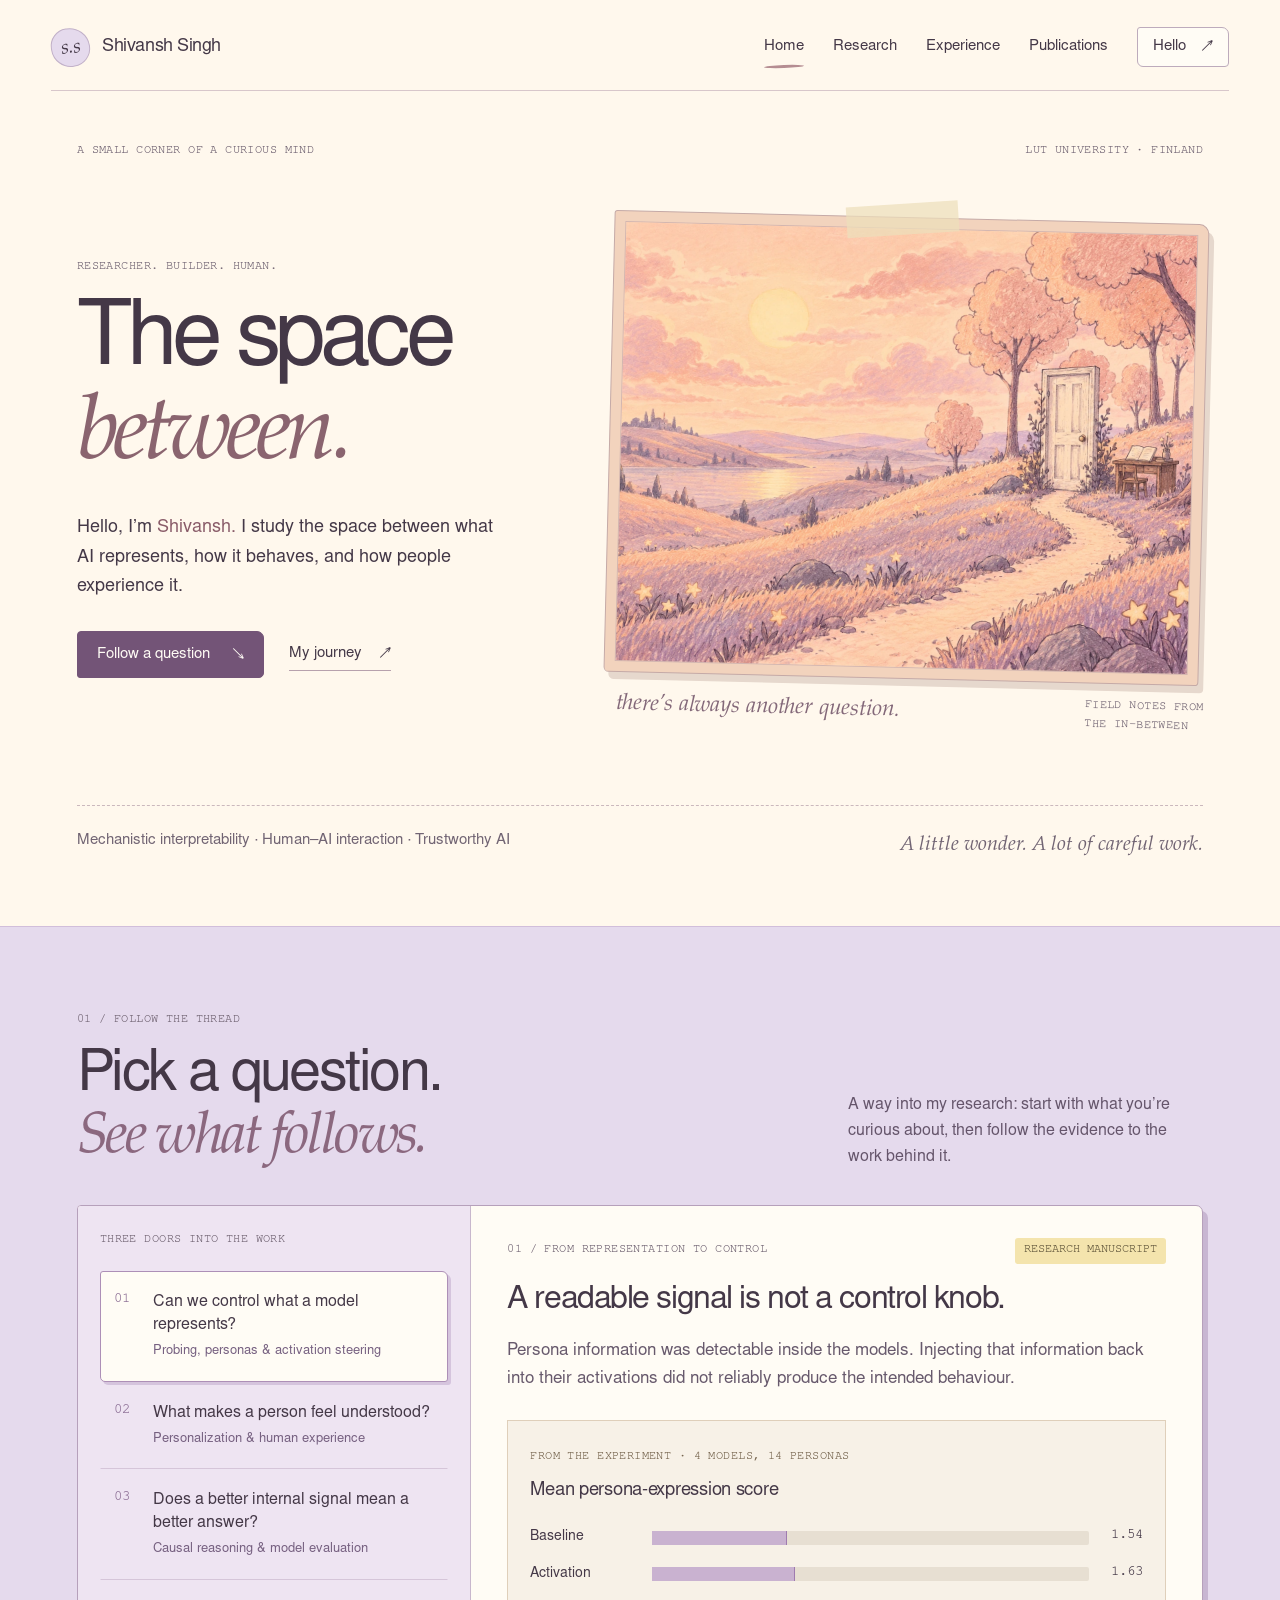
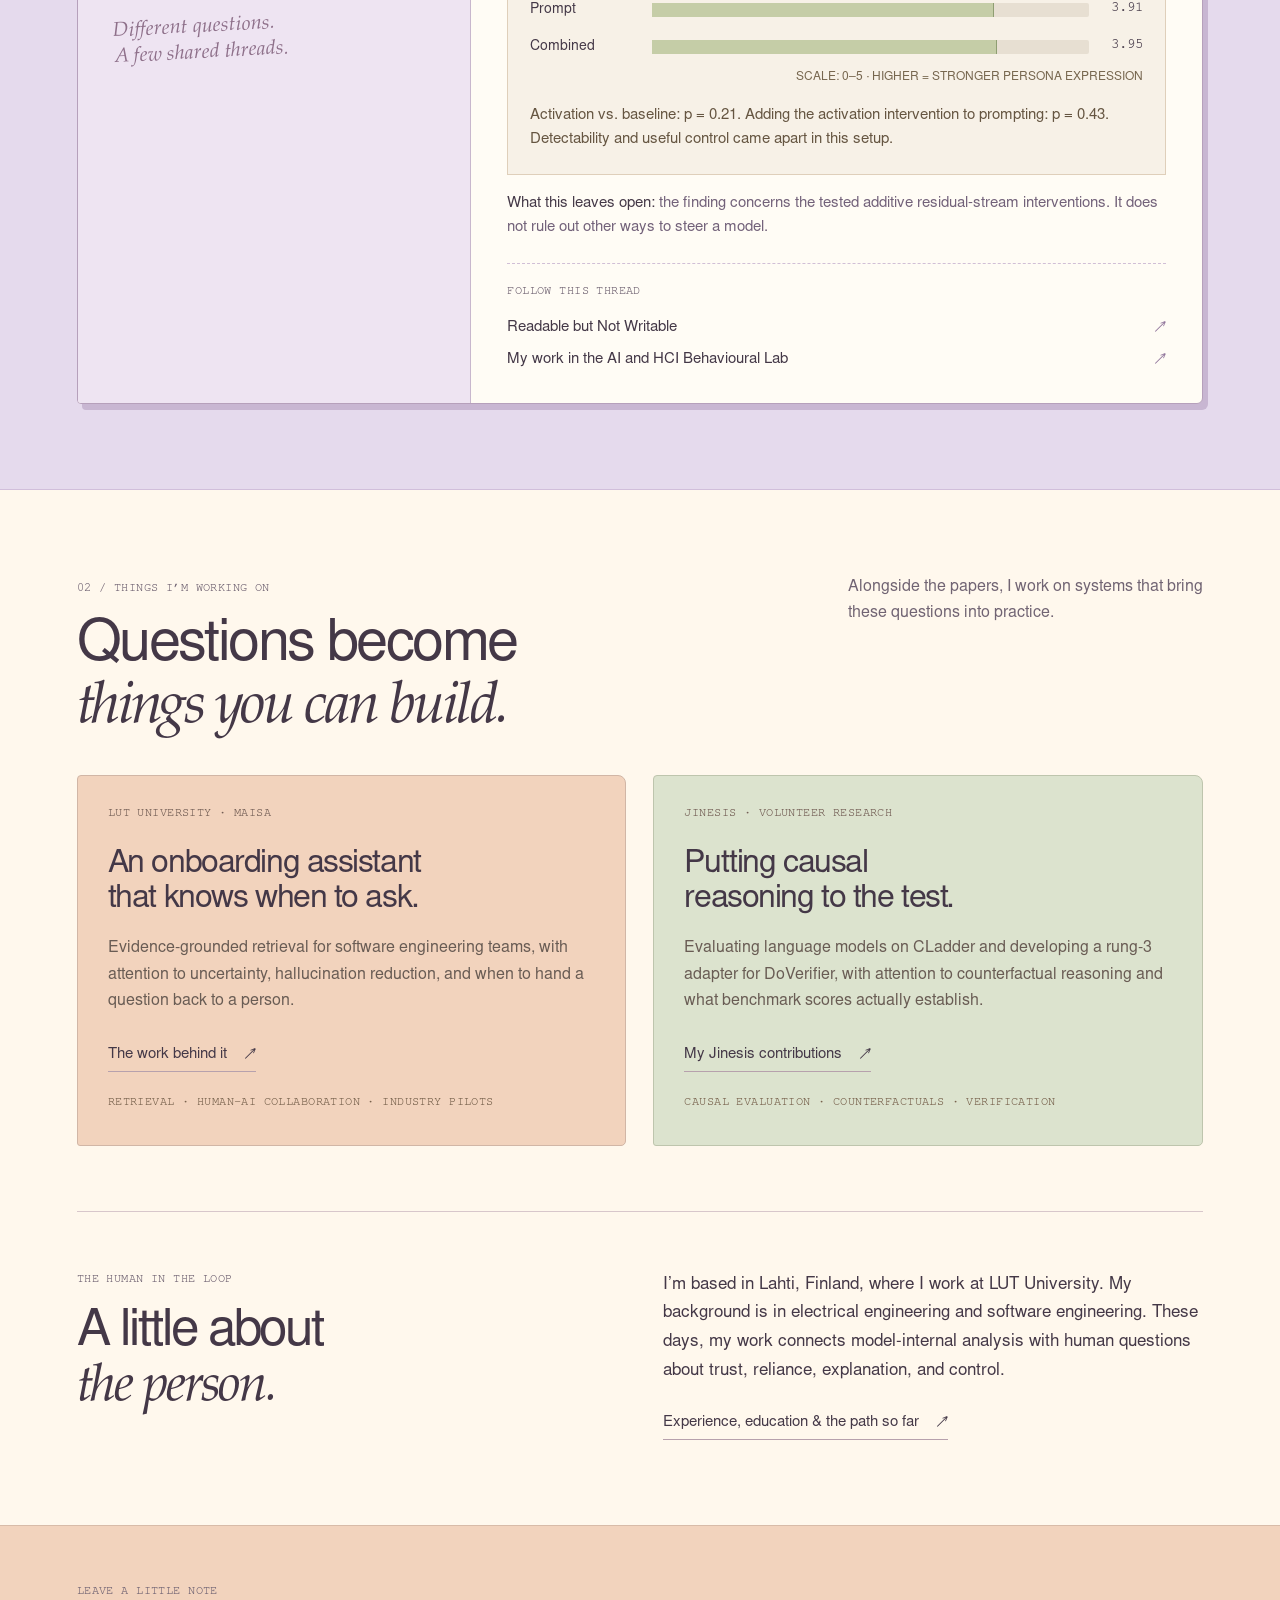
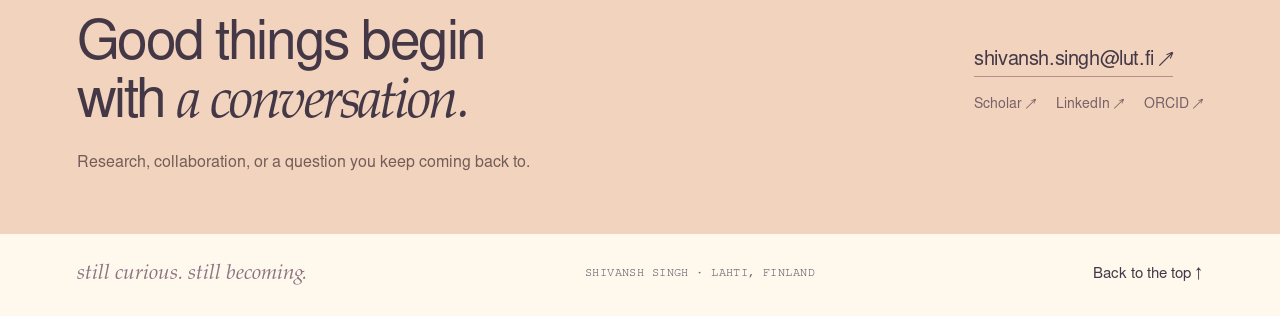
<file: index.html>
<!doctype html>
<html lang="en"><head><meta charset="UTF-8"><meta name="viewport" content="width=device-width, initial-scale=1"><meta name="theme-color" content="#fff8ed"><meta name="description" content="A warm corner of the internet for research on model internals, human experience, and trustworthy AI. Explore Shivansh Singh’s work, experience, education, and publications."><meta property="og:title" content="Shivansh Singh · The space between"><meta property="og:description" content="A warm corner of the internet for research on model internals, human experience, and trustworthy AI. Explore Shivansh Singh’s work, experience, education, and publications."><meta property="og:type" content="website"><title>Shivansh Singh · The space between</title><link rel="icon" href="./assets/favicon.svg" type="image/svg+xml"><link rel="preload" href="./assets/sans.woff" as="font" type="font/woff" crossorigin><link rel="preload" href="./assets/serif-italic.woff" as="font" type="font/woff" crossorigin><link rel="stylesheet" href="./style.css"><script src="./script.js" defer></script></head><body><a class="skip-link" href="#main">Skip to content</a><header class="header"><a class="wordmark" href="./index.html" aria-label="Shivansh Singh, home"><span class="monogram" aria-hidden="true">s.s</span><span>Shivansh Singh</span></a><nav aria-label="Main navigation"><a href="./index.html" aria-current="page">Home</a><a href="./index.html#research">Research</a><a href="./experience.html">Experience</a><a href="./publications.html">Publications</a><a class="nav-contact" href="#contact">Hello <span aria-hidden="true">↗</span></a></nav></header><main id="main"><section class="wrap hero" id="top" aria-labelledby="hero-title"><div class="hero-top mono"><span>A SMALL CORNER OF A CURIOUS MIND</span><span>LUT UNIVERSITY · FINLAND</span></div><div class="hero-layout"><div class="hero-copy"><p class="eyebrow">RESEARCHER. BUILDER. HUMAN.</p><h1 id="hero-title">The space<br><em>between.</em></h1><p class="hero-intro">Hello, I’m <strong>Shivansh.</strong> I study the space between what AI represents, how it behaves, and how people experience it.</p><div class="hero-links"><a class="button" href="#research">Follow a question <span aria-hidden="true">↘</span></a><a class="text-link" href="./experience.html">My journey <span aria-hidden="true">↗</span></a></div></div><figure class="hero-art"><div class="art-frame"><img src="./assets/quiet-landscape.webp" width="1536" height="1024" fetchpriority="high" alt="A coloured-pencil dream landscape with peach trees, lavender hills, and a small door beside a desk with an open notebook."></div><figcaption class="art-caption"><span class="hand">there’s always another question.</span><span class="mono">FIELD NOTES FROM<br>THE IN-BETWEEN</span></figcaption></figure></div><div class="hero-footnote"><p>Mechanistic interpretability · Human–AI interaction · Trustworthy AI</p><p>A little wonder. A lot of careful work.</p></div></section>

<section class="research-section section" id="research" aria-labelledby="research-title"><div class="wrap"><div class="section-head"><div><span class="eyebrow small-kicker">01 / FOLLOW THE THREAD</span><h2 id="research-title">Pick a question.<br><em>See what follows.</em></h2></div><p>A way into my research: start with what you’re curious about, then follow the evidence to the work behind it.</p></div><div class="explorer"><div class="question-nav" role="group" aria-label="Choose a research question"><p class="mono">THREE DOORS INTO THE WORK</p><button class="question-button" type="button" data-question="control" aria-pressed="true" aria-controls="panel-control"><span class="q-number">01</span><span>Can we control what a model represents?<small>Probing, personas & activation steering</small></span></button><button class="question-button" type="button" data-question="understanding" aria-pressed="false" aria-controls="panel-understanding"><span class="q-number">02</span><span>What makes a person feel understood?<small>Personalization & human experience</small></span></button><button class="question-button" type="button" data-question="reasoning" aria-pressed="false" aria-controls="panel-reasoning"><span class="q-number">03</span><span>Does a better internal signal mean a better answer?<small>Causal reasoning & model evaluation</small></span></button><p class="explorer-note">Different questions.<br>A few shared threads.</p></div>

<section class="research-panel" id="panel-control" aria-labelledby="control-title"><div class="panel-top"><span class="mono">01 / FROM REPRESENTATION TO CONTROL</span><span class="status">RESEARCH MANUSCRIPT</span></div><h3 id="control-title">A readable signal is not a control knob.</h3><p class="panel-summary">Persona information was detectable inside the models. Injecting that information back into their activations did not reliably produce the intended behaviour.</p><div class="evidence"><span class="mono evidence-label">FROM THE EXPERIMENT · 4 MODELS, 14 PERSONAS</span><h4>Mean persona-expression score</h4><div class="bars" role="img" aria-label="Mean persona-expression scores out of five: baseline 1.54, activation steering 1.63, prompt steering 3.91, and combined steering 3.95."><div class="bar-row"><span>Baseline</span><div class="bar-track"><div class="bar-fill" style="width:30.8%"></div></div><span class="bar-value">1.54</span></div><div class="bar-row"><span>Activation</span><div class="bar-track"><div class="bar-fill" style="width:32.6%"></div></div><span class="bar-value">1.63</span></div><div class="bar-row"><span>Prompt</span><div class="bar-track"><div class="bar-fill prompt" style="width:78.2%"></div></div><span class="bar-value">3.91</span></div><div class="bar-row"><span>Combined</span><div class="bar-track"><div class="bar-fill prompt" style="width:79%"></div></div><span class="bar-value">3.95</span></div></div><p class="axis-note">SCALE: 0–5 · HIGHER = STRONGER PERSONA EXPRESSION</p><p class="evidence-note">Activation vs. baseline: p = 0.21. Adding the activation intervention to prompting: p = 0.43. Detectability and useful control came apart in this setup.</p></div><p class="limits"><strong>What this leaves open:</strong> the finding concerns the tested additive residual-stream interventions. It does not rule out other ways to steer a model.</p><div class="related-work"><span class="mono">FOLLOW THIS THREAD</span><a href="./publications.html#readable">Readable but Not Writable <span aria-hidden="true">↗</span></a><a href="./experience.html#ai-hci">My work in the AI and HCI Behavioural Lab <span aria-hidden="true">↗</span></a></div></section>

<section class="research-panel" id="panel-understanding" aria-labelledby="understanding-title"><div class="panel-top"><span class="mono">02 / FROM PERSONALIZATION TO EXPERIENCE</span><span class="status published">PUBLISHED THESIS</span></div><h3 id="understanding-title">Different output doesn’t always feel more personal.</h3><p class="panel-summary">Giving an assistant personality information about a user can change its responses. Whether that helps the person feel understood is a separate question.</p><div class="evidence"><span class="mono evidence-label">FROM THE THESIS · CONTROLLED USER STUDY</span><div class="finding-number">200</div><p class="finding-caption">participants · 97 baseline, 103 personalized</p><h4>No improvement detected in the measured felt-understanding outcomes.</h4><p class="evidence-note">In this experiment, Big Five prompt personalization did not improve the measured outcomes relative to the baseline. All reported condition effects were small (d &lt; 0.25).</p></div><p class="limits"><strong>What this leaves open:</strong> this result concerns one form of personalization and one study setting. It does not establish that all personalization is ineffective.</p><div class="related-work"><span class="mono">FOLLOW THIS THREAD</span><a href="./publications.html#understood">From Model Internals to Felt Understanding <span aria-hidden="true">↗</span></a><a href="./publications.html#trust">Context-sensitive trust calibration <span aria-hidden="true">↗</span></a><a href="./experience.html#maisa">Building and evaluating an onboarding assistant <span aria-hidden="true">↗</span></a></div></section>

<section class="research-panel" id="panel-reasoning" aria-labelledby="reasoning-title"><div class="panel-top"><span class="mono">03 / FROM INTERNAL SIGNAL TO ANSWER</span><span class="status published">PUBLISHED THESIS</span></div><h3 id="reasoning-title">A better signal can stay inside the model.</h3><p class="panel-summary">On causal questions that contradict common expectations, an internal probe was more accurate than the model’s answers. That gap makes evaluation more interesting than a single final score.</p><div class="evidence"><span class="mono evidence-label">798 ANTICOMMONSENSE CLADDER ITEMS · QWEN2.5-7B</span><div class="evidence-grid"><div><div class="finding-number">70.4%</div><h4>Internal probe accuracy</h4><p>Measured with cross-validation.</p></div><div><div class="finding-number">55.5%</div><h4>Output accuracy</h4><p>The model’s generated answers.</p></div></div><p class="evidence-note">A 14.9 percentage-point gap between the two measurements.</p></div><p class="limits"><strong>What this leaves open:</strong> probe accuracy is evidence of recoverable information, not proof of human-like causal understanding or a working intervention.</p><div class="related-work"><span class="mono">FOLLOW THIS THREAD</span><a href="./publications.html#understood">The thesis study and its scope <span aria-hidden="true">↗</span></a><a href="./experience.html#jinesis">CLadder evaluation and DoVerifier at Jinesis <span aria-hidden="true">↗</span></a></div></section></div><p class="sr-only" id="research-announcement" role="status" aria-live="polite"></p><noscript><p class="no-js">All three research notes are displayed. JavaScript enables the question selector.</p></noscript></div></section>

<section class="wrap section" id="projects" aria-labelledby="projects-title"><div class="section-head"><div><span class="eyebrow small-kicker">02 / THINGS I’M WORKING ON</span><h2 id="projects-title">Questions become<br><em>things you can build.</em></h2></div><p>Alongside the papers, I work on systems that bring these questions into practice.</p></div><div class="project-grid"><article class="project-card"><span class="eyebrow">LUT UNIVERSITY · MAISA</span><h3>An onboarding assistant<br>that knows when to ask.</h3><p>Evidence-grounded retrieval for software engineering teams, with attention to uncertainty, hallucination reduction, and when to hand a question back to a person.</p><a class="text-link" href="./experience.html#maisa">The work behind it <span aria-hidden="true">↗</span></a><span class="card-foot mono">RETRIEVAL · HUMAN–AI COLLABORATION · INDUSTRY PILOTS</span></article><article class="project-card"><span class="eyebrow">JINESIS · VOLUNTEER RESEARCH</span><h3>Putting causal<br>reasoning to the test.</h3><p>Evaluating language models on CLadder and developing a rung-3 adapter for DoVerifier, with attention to counterfactual reasoning and what benchmark scores actually establish.</p><a class="text-link" href="./experience.html#jinesis">My Jinesis contributions <span aria-hidden="true">↗</span></a><span class="card-foot mono">CAUSAL EVALUATION · COUNTERFACTUALS · VERIFICATION</span></article></div><div class="about-strip"><div><span class="eyebrow small-kicker">THE HUMAN IN THE LOOP</span><h2>A little about<br><em>the person.</em></h2></div><div><p>I’m based in Lahti, Finland, where I work at LUT University. My background is in electrical engineering and software engineering. These days, my work connects model-internal analysis with human questions about trust, reliance, explanation, and control.</p><a class="text-link" href="./experience.html">Experience, education & the path so far <span aria-hidden="true">↗</span></a></div></div></section></main><section class="contact" id="contact" aria-labelledby="contact-title"><div class="wrap contact-layout"><div><span class="eyebrow small-kicker">LEAVE A LITTLE NOTE</span><h2 id="contact-title">Good things begin<br>with <em>a conversation.</em></h2><p>Research, collaboration, or a question you keep coming back to.</p></div><div class="contact-links"><a class="email" href="mailto:shivansh.singh@lut.fi">shivansh.singh@lut.fi ↗</a><div class="socials"><a href="https://scholar.google.com/citations?user=xhvuuJwAAAAJ" target="_blank" rel="noopener noreferrer">Scholar ↗</a><a href="https://www.linkedin.com/in/shivanshsingh17/" target="_blank" rel="noopener noreferrer">LinkedIn ↗</a><a href="https://orcid.org/0009-0004-0661-0608" target="_blank" rel="noopener noreferrer">ORCID ↗</a></div></div></div></section><footer class="wrap footer"><span class="hand">still curious. still becoming.</span><span class="mono">SHIVANSH SINGH · LAHTI, FINLAND</span><a href="#top">Back to the top ↑</a></footer></body></html>
</file>
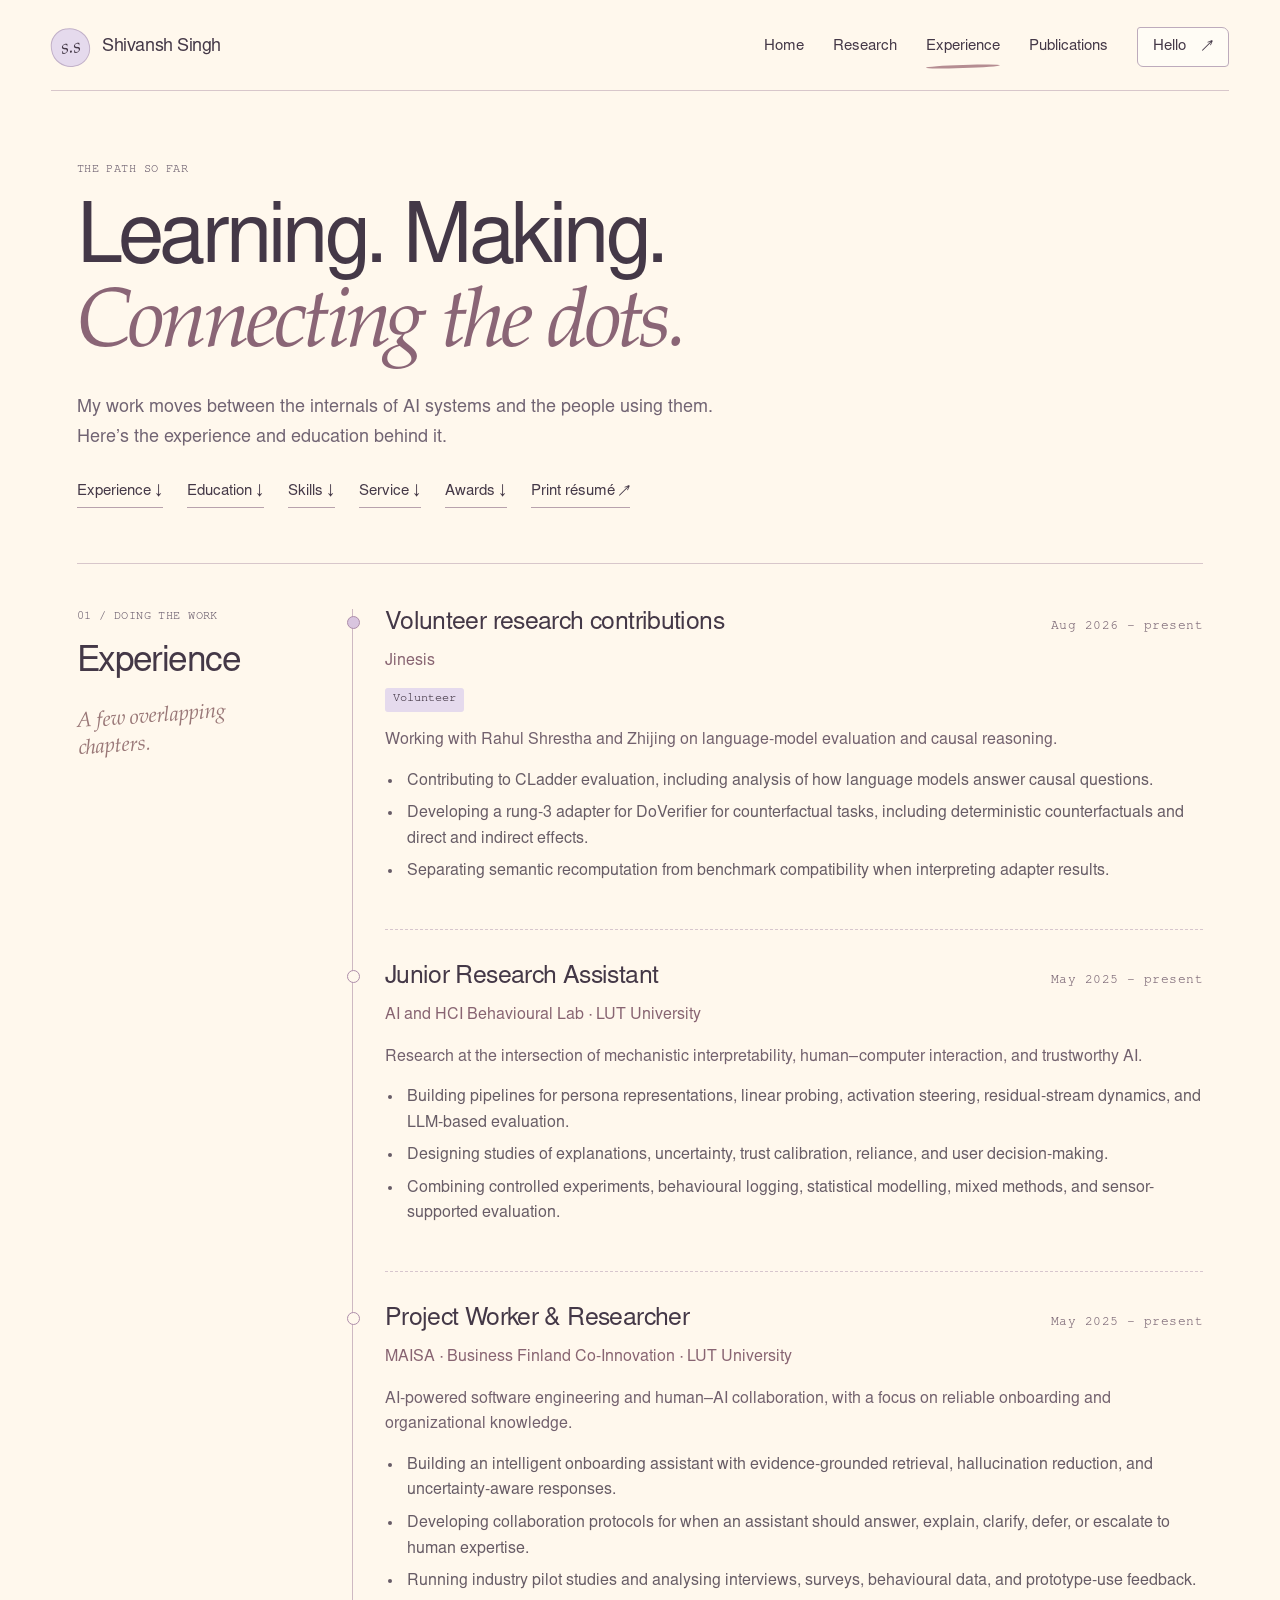
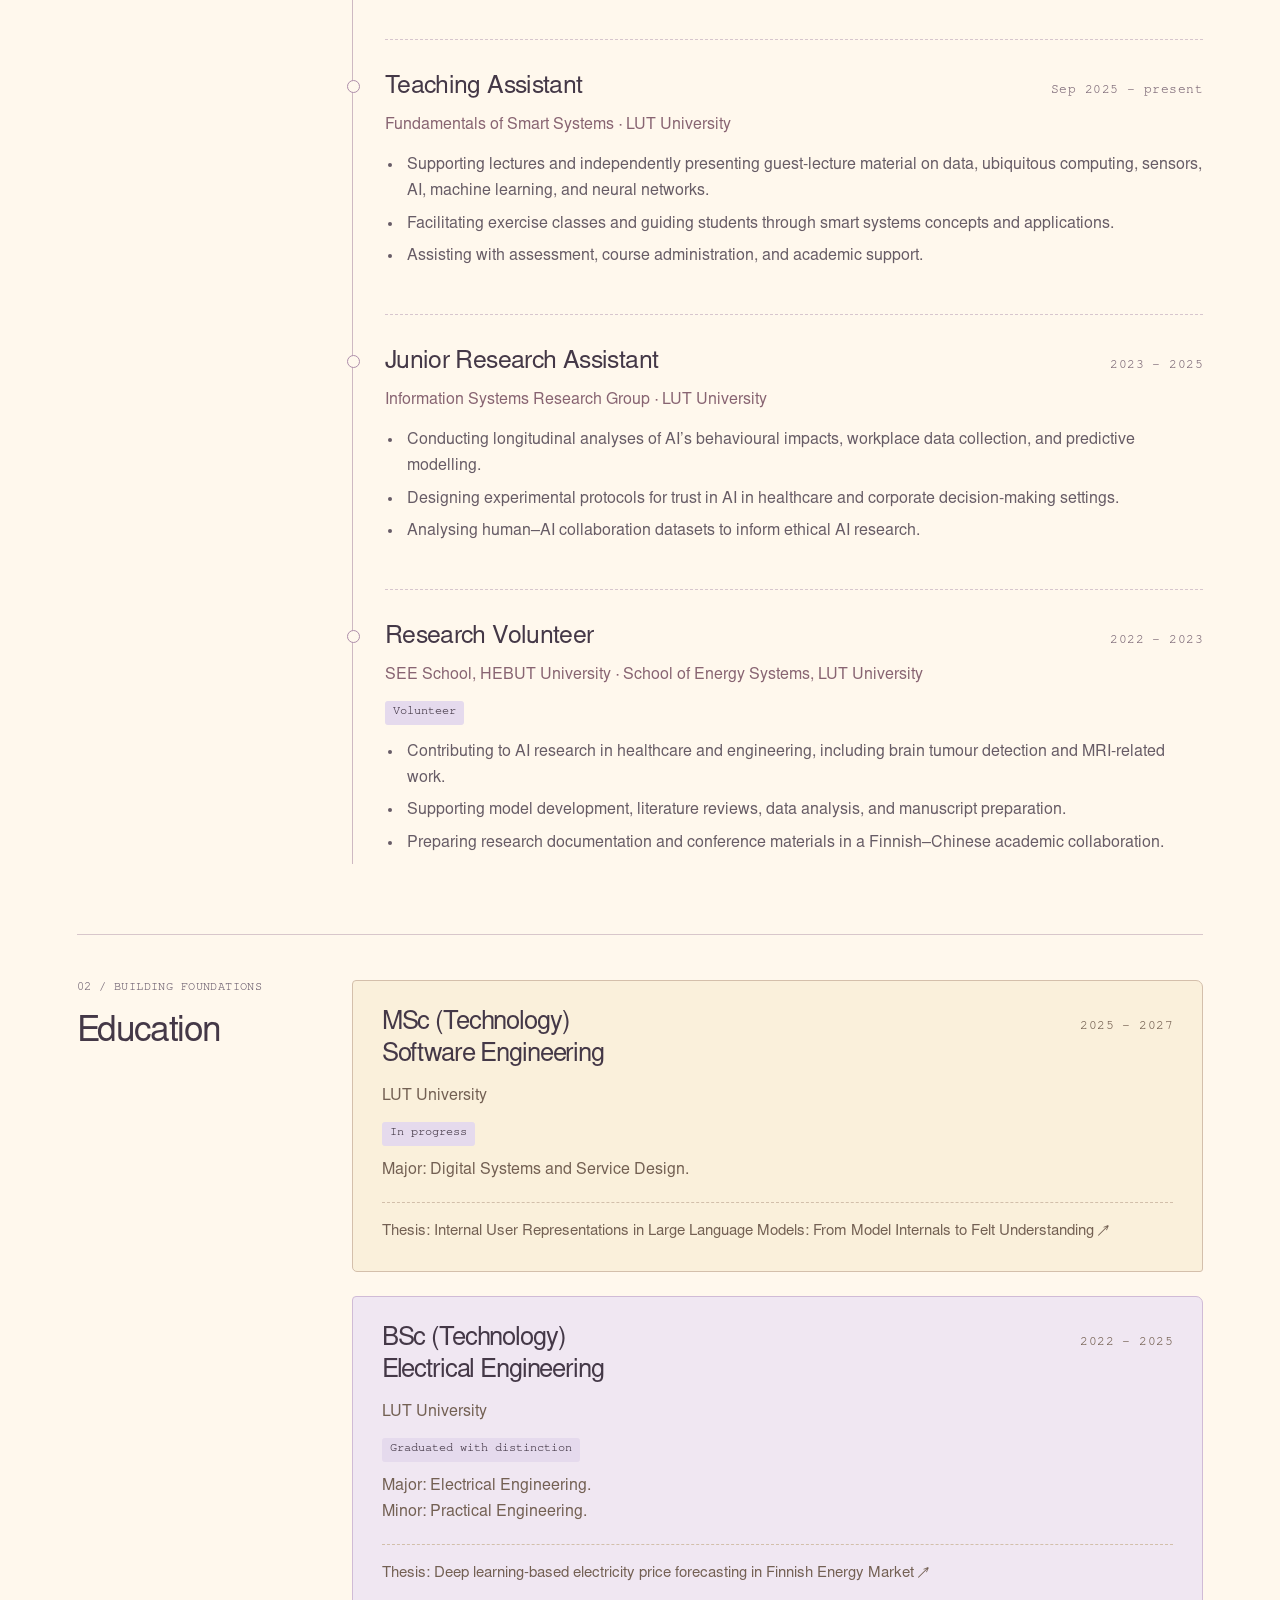
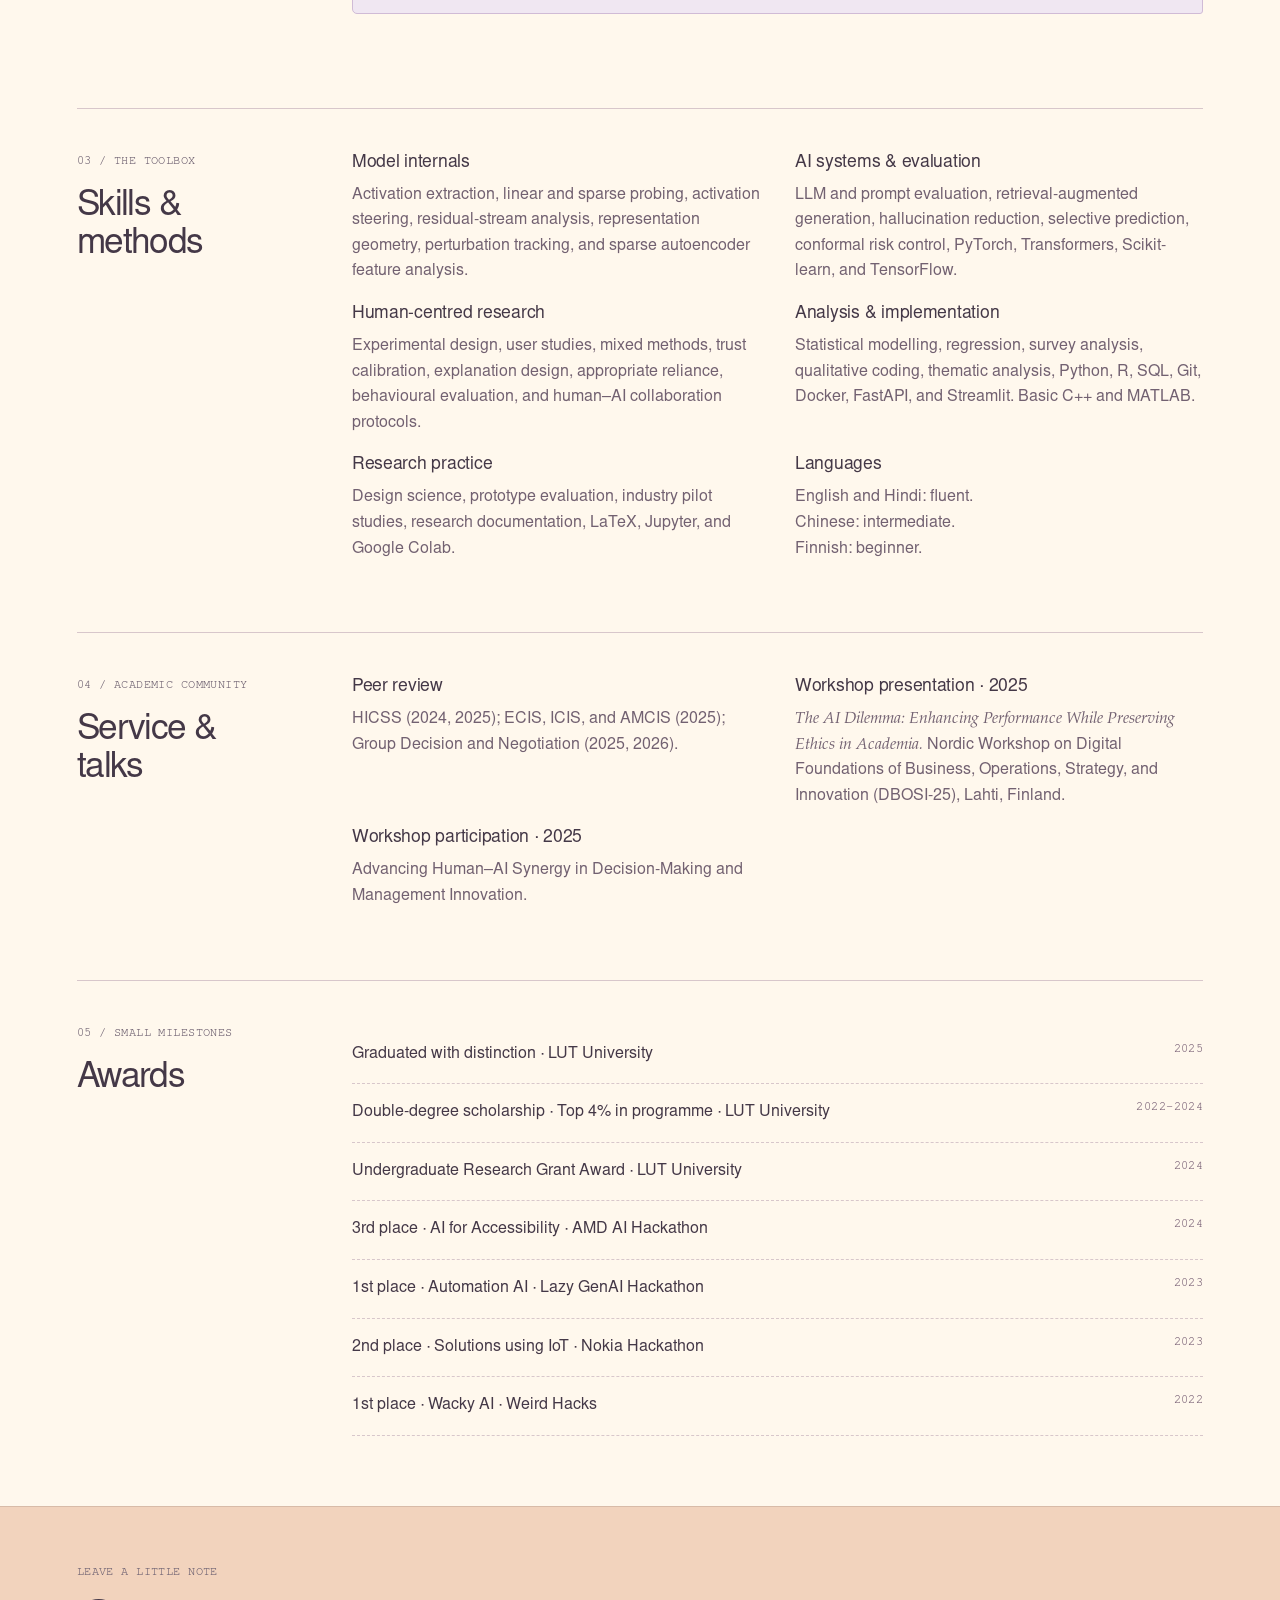
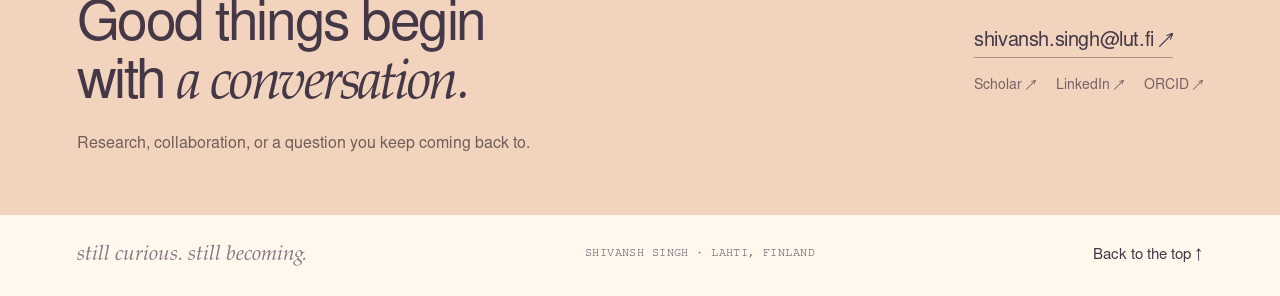
<file: experience.html>
<!doctype html>
<html lang="en"><head><meta charset="UTF-8"><meta name="viewport" content="width=device-width, initial-scale=1"><meta name="theme-color" content="#fff8ed"><meta name="description" content="Shivansh Singh’s research, teaching, Jinesis volunteer work, education, skills, academic service, and awards."><meta property="og:title" content="Experience &amp; education · Shivansh Singh"><meta property="og:description" content="Shivansh Singh’s research, teaching, Jinesis volunteer work, education, skills, academic service, and awards."><meta property="og:type" content="website"><title>Experience &amp; education · Shivansh Singh</title><link rel="icon" href="./assets/favicon.svg" type="image/svg+xml"><link rel="preload" href="./assets/sans.woff" as="font" type="font/woff" crossorigin><link rel="preload" href="./assets/serif-italic.woff" as="font" type="font/woff" crossorigin><link rel="stylesheet" href="./style.css"><script src="./script.js" defer></script></head><body><a class="skip-link" href="#main">Skip to content</a><header class="header"><a class="wordmark" href="./index.html" aria-label="Shivansh Singh, home"><span class="monogram" aria-hidden="true">s.s</span><span>Shivansh Singh</span></a><nav aria-label="Main navigation"><a href="./index.html">Home</a><a href="./index.html#research">Research</a><a href="./experience.html" aria-current="page">Experience</a><a href="./publications.html">Publications</a><a class="nav-contact" href="#contact">Hello <span aria-hidden="true">↗</span></a></nav></header><main class="wrap" id="main"><section class="page-hero" id="top"><span class="eyebrow">THE PATH SO FAR</span><h1>Learning. Making.<br><em>Connecting the dots.</em></h1><p>My work moves between the internals of AI systems and the people using them. Here’s the experience and education behind it.</p><p class="print-contact">Shivansh Singh · shivansh.singh@lut.fi · Lahti, Finland</p><div class="page-subnav"><a href="#work">Experience ↓</a><a href="#education">Education ↓</a><a href="#skills">Skills ↓</a><a href="#service">Service ↓</a><a href="#awards">Awards ↓</a><button type="button" class="text-link" data-print>Print résumé ↗</button></div></section><section class="journey-layout" id="work" aria-labelledby="work-title"><aside class="journey-aside"><span class="eyebrow small-kicker">01 / DOING THE WORK</span><h2 id="work-title">Experience</h2><span class="hand">A few overlapping<br>chapters.</span></aside><div class="experience-list"><article class="experience-item" id="jinesis"><div class="role-top"><h3>Volunteer research contributions</h3><span class="mono">Aug 2026 – present</span></div><div class="organization">Jinesis</div><span class="role-tag">Volunteer</span><p>Working with Rahul Shrestha and Zhijing on language-model evaluation and causal reasoning.</p><ul><li>Contributing to CLadder evaluation, including analysis of how language models answer causal questions.</li><li>Developing a rung-3 adapter for DoVerifier for counterfactual tasks, including deterministic counterfactuals and direct and indirect effects.</li><li>Separating semantic recomputation from benchmark compatibility when interpreting adapter results.</li></ul></article><article class="experience-item" id="ai-hci"><div class="role-top"><h3>Junior Research Assistant</h3><span class="mono">May 2025 – present</span></div><div class="organization">AI and HCI Behavioural Lab · LUT University</div><p>Research at the intersection of mechanistic interpretability, human–computer interaction, and trustworthy AI.</p><ul><li>Building pipelines for persona representations, linear probing, activation steering, residual-stream dynamics, and LLM-based evaluation.</li><li>Designing studies of explanations, uncertainty, trust calibration, reliance, and user decision-making.</li><li>Combining controlled experiments, behavioural logging, statistical modelling, mixed methods, and sensor-supported evaluation.</li></ul></article><article class="experience-item" id="maisa"><div class="role-top"><h3>Project Worker &amp; Researcher</h3><span class="mono">May 2025 – present</span></div><div class="organization">MAISA · Business Finland Co-Innovation · LUT University</div><p>AI-powered software engineering and human–AI collaboration, with a focus on reliable onboarding and organizational knowledge.</p><ul><li>Building an intelligent onboarding assistant with evidence-grounded retrieval, hallucination reduction, and uncertainty-aware responses.</li><li>Developing collaboration protocols for when an assistant should answer, explain, clarify, defer, or escalate to human expertise.</li><li>Running industry pilot studies and analysing interviews, surveys, behavioural data, and prototype-use feedback.</li></ul></article><article class="experience-item" id="teaching"><div class="role-top"><h3>Teaching Assistant</h3><span class="mono">Sep 2025 – present</span></div><div class="organization">Fundamentals of Smart Systems · LUT University</div><ul><li>Supporting lectures and independently presenting guest-lecture material on data, ubiquitous computing, sensors, AI, machine learning, and neural networks.</li><li>Facilitating exercise classes and guiding students through smart systems concepts and applications.</li><li>Assisting with assessment, course administration, and academic support.</li></ul></article><article class="experience-item" id="information-systems"><div class="role-top"><h3>Junior Research Assistant</h3><span class="mono">2023 – 2025</span></div><div class="organization">Information Systems Research Group · LUT University</div><ul><li>Conducting longitudinal analyses of AI’s behavioural impacts, workplace data collection, and predictive modelling.</li><li>Designing experimental protocols for trust in AI in healthcare and corporate decision-making settings.</li><li>Analysing human–AI collaboration datasets to inform ethical AI research.</li></ul></article><article class="experience-item" id="research-volunteer"><div class="role-top"><h3>Research Volunteer</h3><span class="mono">2022 – 2023</span></div><div class="organization">SEE School, HEBUT University · School of Energy Systems, LUT University</div><span class="role-tag">Volunteer</span><ul><li>Contributing to AI research in healthcare and engineering, including brain tumour detection and MRI-related work.</li><li>Supporting model development, literature reviews, data analysis, and manuscript preparation.</li><li>Preparing research documentation and conference materials in a Finnish–Chinese academic collaboration.</li></ul></article></div></section>
<section class="journey-layout" id="education" aria-labelledby="education-title"><aside class="journey-aside"><span class="eyebrow small-kicker">02 / BUILDING FOUNDATIONS</span><h2 id="education-title">Education</h2></aside><div><article class="education-card"><div class="role-top"><h3>MSc (Technology)<br>Software Engineering</h3><span class="mono">2025 – 2027</span></div><p>LUT University</p><span class="role-tag">In progress</span><p>Major: Digital Systems and Service Design.</p><p class="course-list">Thesis: <a href="./publications.html#understood">Internal User Representations in Large Language Models: From Model Internals to Felt Understanding ↗</a></p></article><article class="education-card"><div class="role-top"><h3>BSc (Technology)<br>Electrical Engineering</h3><span class="mono">2022 – 2025</span></div><p>LUT University</p><span class="role-tag">Graduated with distinction</span><p>Major: Electrical Engineering.<br>Minor: Practical Engineering.</p><p class="course-list">Thesis: <a href="./publications.html#electricity">Deep learning-based electricity price forecasting in Finnish Energy Market ↗</a></p></article></div></section>
<section class="journey-layout" id="skills" aria-labelledby="skills-title"><aside class="journey-aside"><span class="eyebrow small-kicker">03 / THE TOOLBOX</span><h2 id="skills-title">Skills & methods</h2></aside><div class="skills-grid"><div><h3>Model internals</h3><p>Activation extraction, linear and sparse probing, activation steering, residual-stream analysis, representation geometry, perturbation tracking, and sparse autoencoder feature analysis.</p></div><div><h3>AI systems & evaluation</h3><p>LLM and prompt evaluation, retrieval-augmented generation, hallucination reduction, selective prediction, conformal risk control, PyTorch, Transformers, Scikit-learn, and TensorFlow.</p></div><div><h3>Human-centred research</h3><p>Experimental design, user studies, mixed methods, trust calibration, explanation design, appropriate reliance, behavioural evaluation, and human–AI collaboration protocols.</p></div><div><h3>Analysis & implementation</h3><p>Statistical modelling, regression, survey analysis, qualitative coding, thematic analysis, Python, R, SQL, Git, Docker, FastAPI, and Streamlit. Basic C++ and MATLAB.</p></div><div><h3>Research practice</h3><p>Design science, prototype evaluation, industry pilot studies, research documentation, LaTeX, Jupyter, and Google Colab.</p></div><div><h3>Languages</h3><p>English and Hindi: fluent.<br>Chinese: intermediate.<br>Finnish: beginner.</p></div></div></section>
<section class="journey-layout" id="service" aria-labelledby="service-title"><aside class="journey-aside"><span class="eyebrow small-kicker">04 / ACADEMIC COMMUNITY</span><h2 id="service-title">Service & talks</h2></aside><div class="skills-grid"><div><h3>Peer review</h3><p>HICSS (2024, 2025); ECIS, ICIS, and AMCIS (2025); Group Decision and Negotiation (2025, 2026).</p></div><div><h3>Workshop presentation · 2025</h3><p><em>The AI Dilemma: Enhancing Performance While Preserving Ethics in Academia.</em> Nordic Workshop on Digital Foundations of Business, Operations, Strategy, and Innovation (DBOSI-25), Lahti, Finland.</p></div><div><h3>Workshop participation · 2025</h3><p>Advancing Human–AI Synergy in Decision-Making and Management Innovation.</p></div></div></section>
<section class="journey-layout" id="awards" aria-labelledby="awards-title"><aside class="journey-aside"><span class="eyebrow small-kicker">05 / SMALL MILESTONES</span><h2 id="awards-title">Awards</h2></aside><ul class="award-list"><li><span>Graduated with distinction · LUT University</span><span class="mono">2025</span></li><li><span>Double-degree scholarship · Top 4% in programme · LUT University</span><span class="mono">2022–2024</span></li><li><span>Undergraduate Research Grant Award · LUT University</span><span class="mono">2024</span></li><li><span>3rd place · AI for Accessibility · AMD AI Hackathon</span><span class="mono">2024</span></li><li><span>1st place · Automation AI · Lazy GenAI Hackathon</span><span class="mono">2023</span></li><li><span>2nd place · Solutions using IoT · Nokia Hackathon</span><span class="mono">2023</span></li><li><span>1st place · Wacky AI · Weird Hacks</span><span class="mono">2022</span></li></ul></section></main><section class="contact" id="contact" aria-labelledby="contact-title"><div class="wrap contact-layout"><div><span class="eyebrow small-kicker">LEAVE A LITTLE NOTE</span><h2 id="contact-title">Good things begin<br>with <em>a conversation.</em></h2><p>Research, collaboration, or a question you keep coming back to.</p></div><div class="contact-links"><a class="email" href="mailto:shivansh.singh@lut.fi">shivansh.singh@lut.fi ↗</a><div class="socials"><a href="https://scholar.google.com/citations?user=xhvuuJwAAAAJ" target="_blank" rel="noopener noreferrer">Scholar ↗</a><a href="https://www.linkedin.com/in/shivanshsingh17/" target="_blank" rel="noopener noreferrer">LinkedIn ↗</a><a href="https://orcid.org/0009-0004-0661-0608" target="_blank" rel="noopener noreferrer">ORCID ↗</a></div></div></div></section><footer class="wrap footer"><span class="hand">still curious. still becoming.</span><span class="mono">SHIVANSH SINGH · LAHTI, FINLAND</span><a href="#top">Back to the top ↑</a></footer></body></html>
</file>
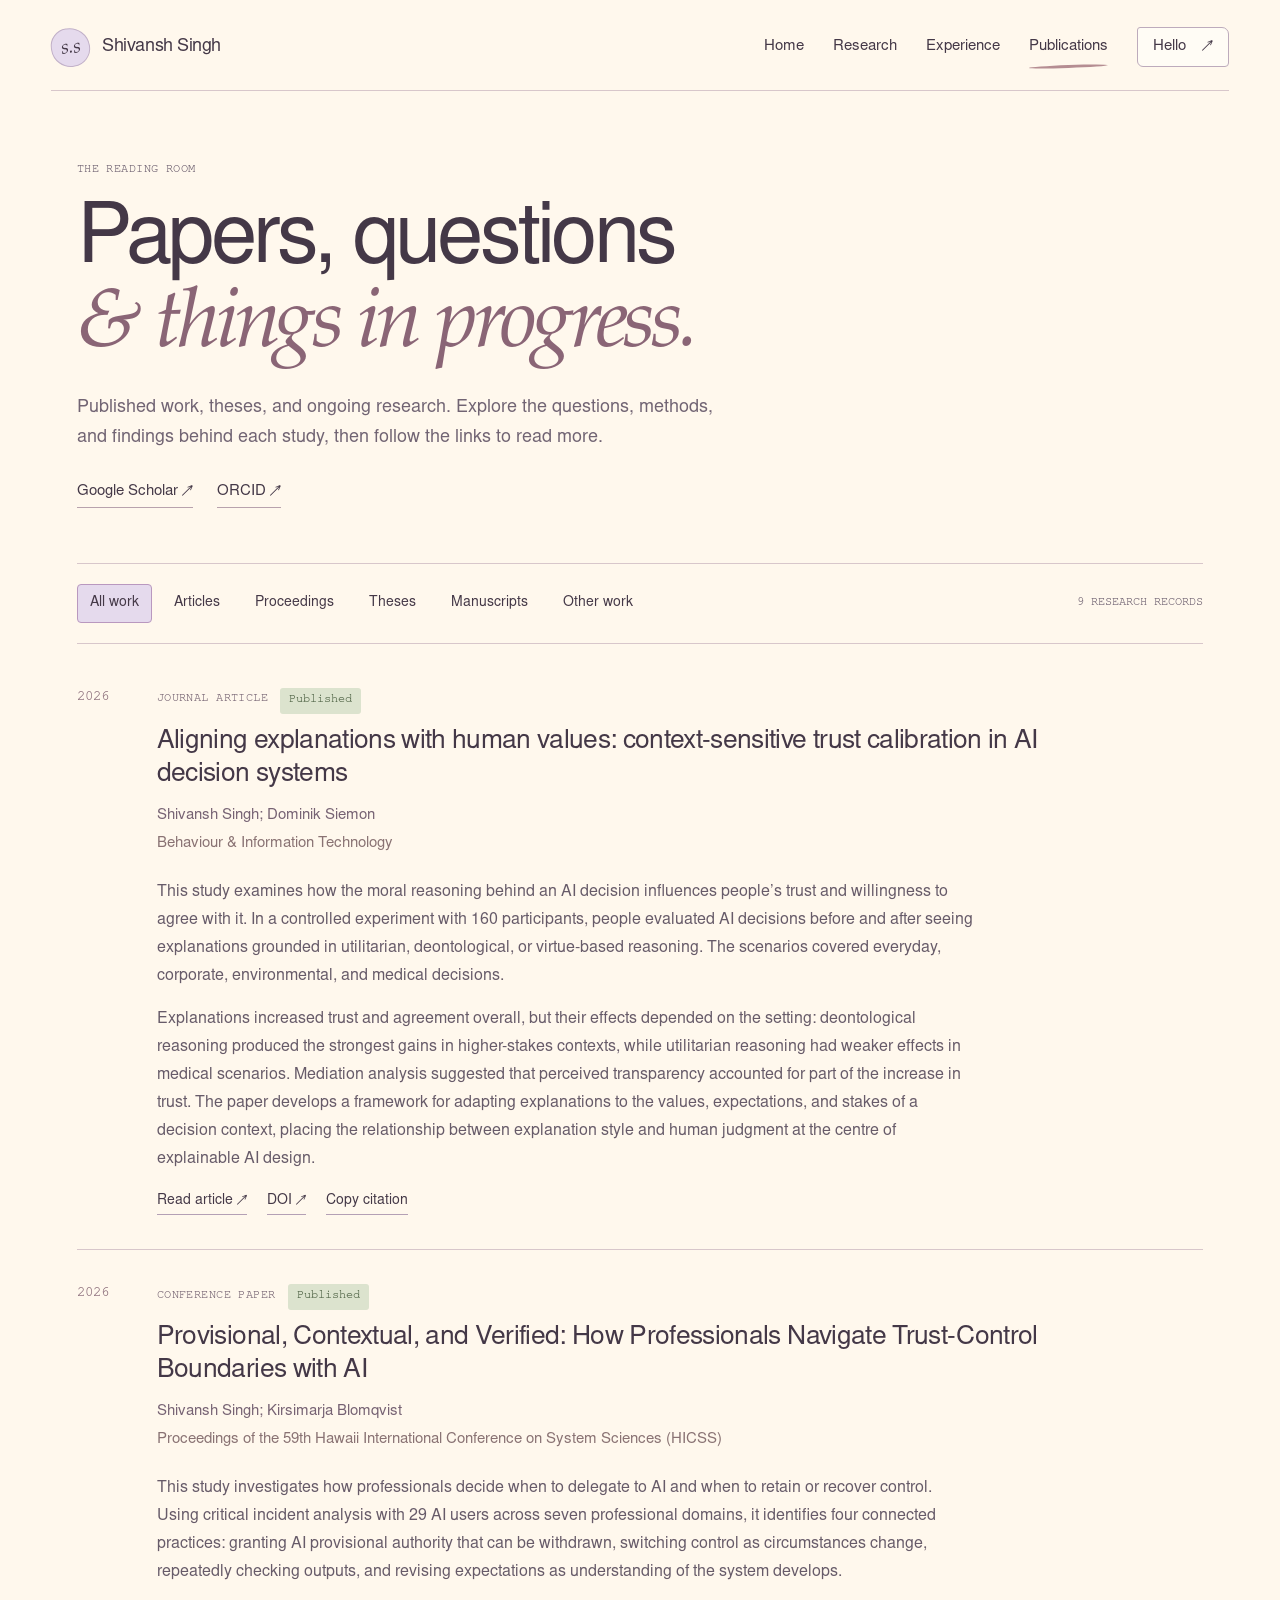
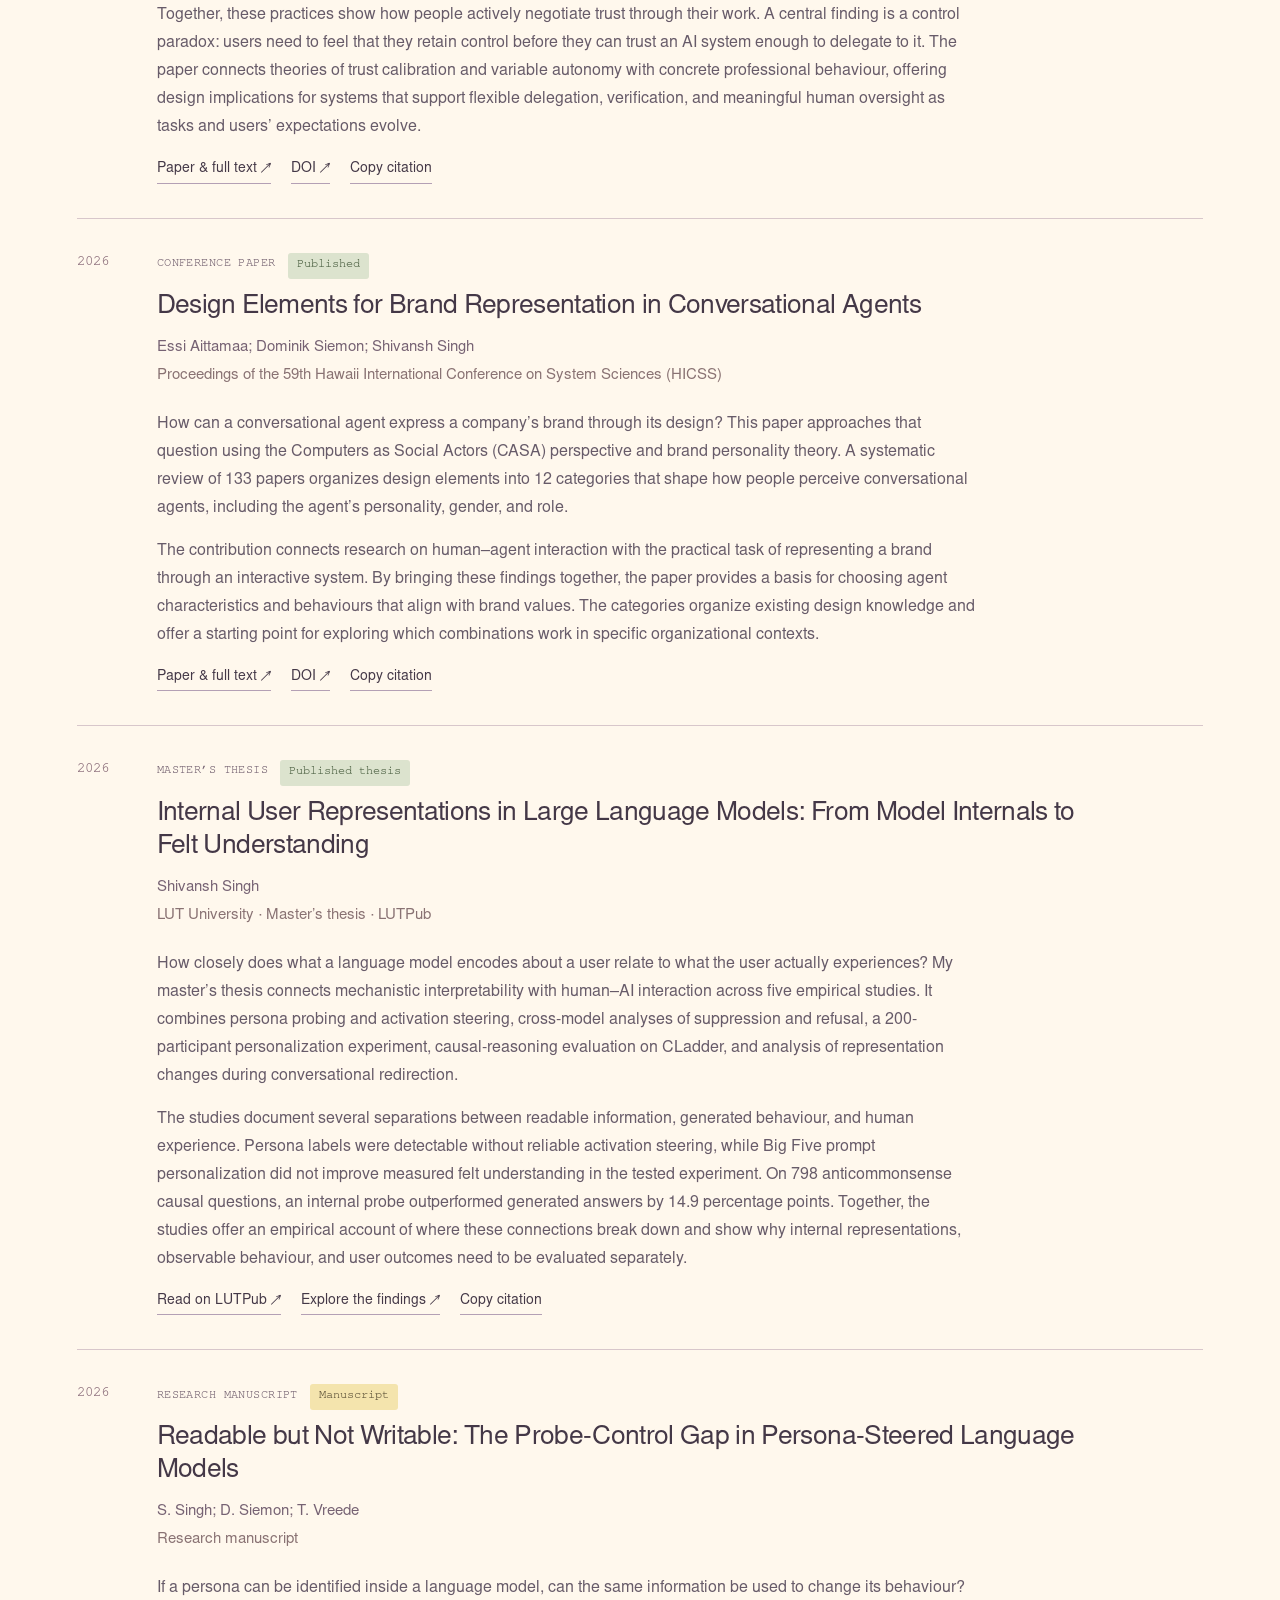
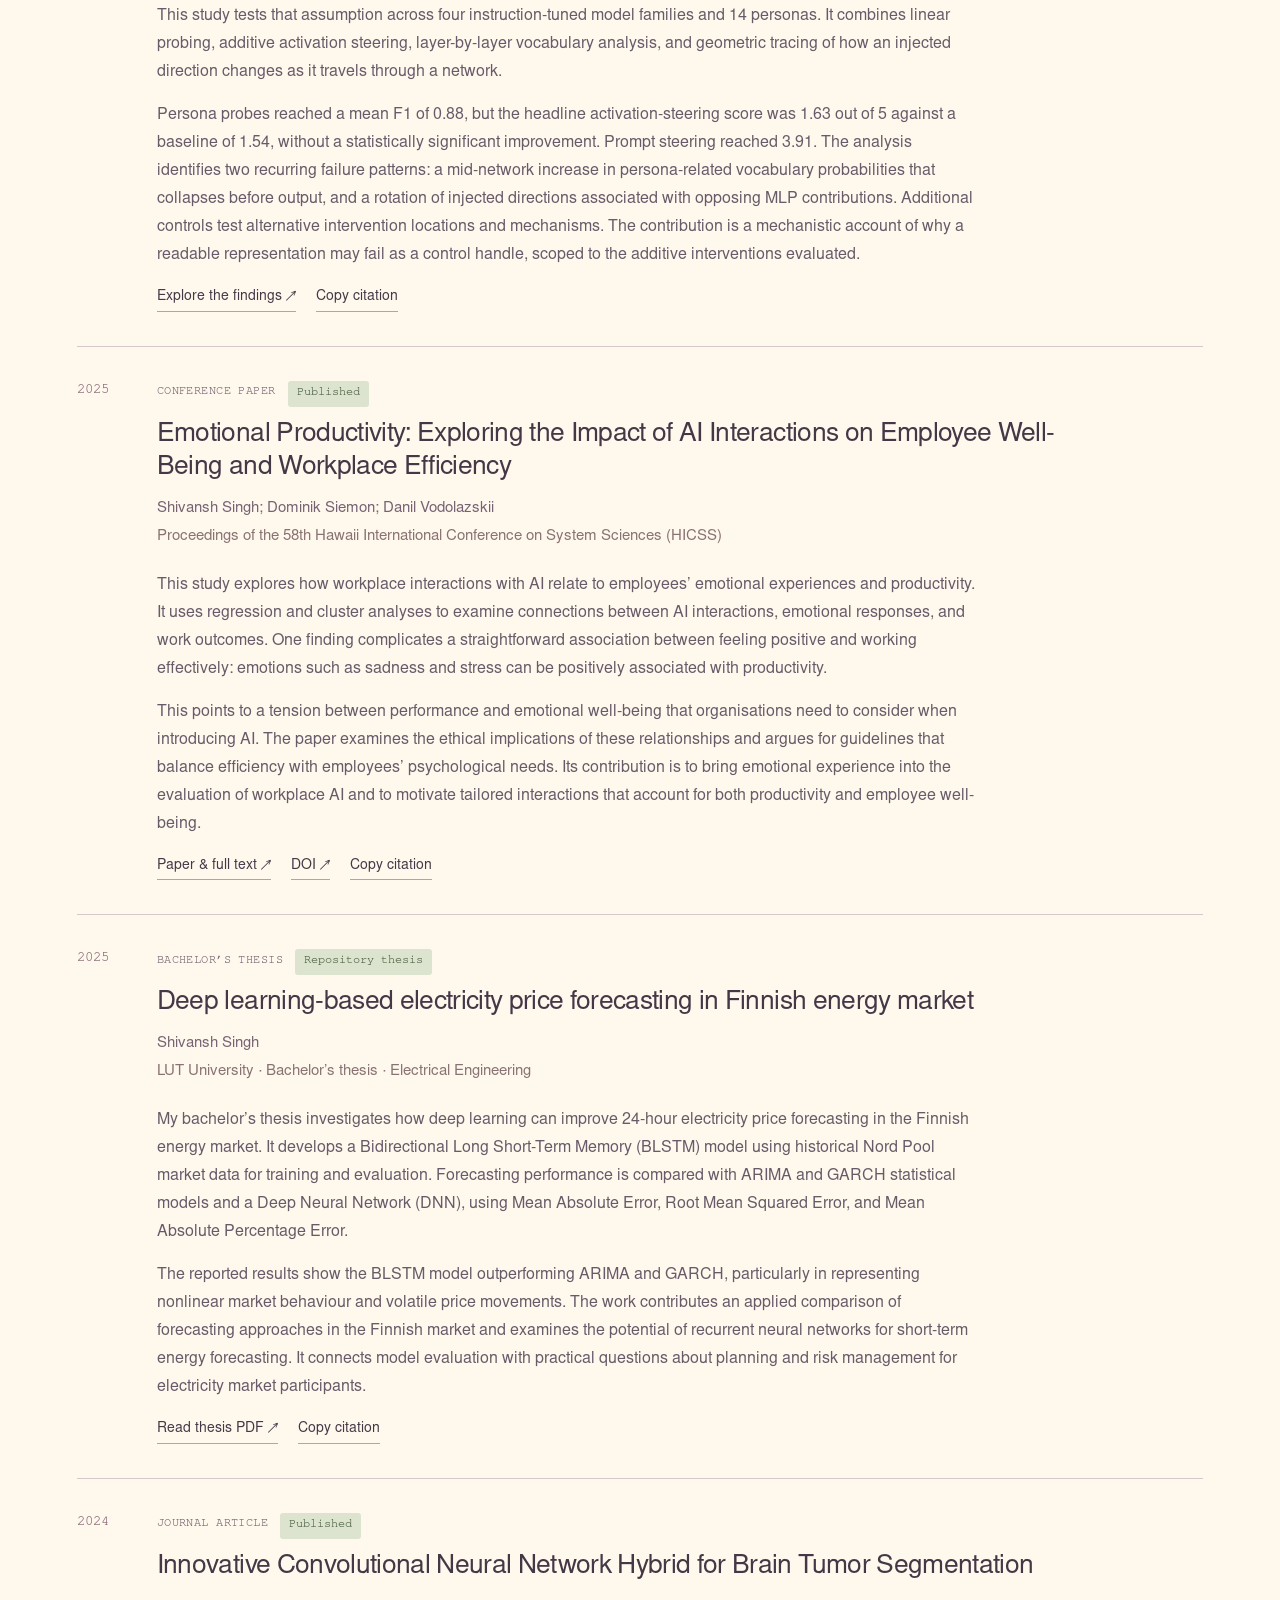
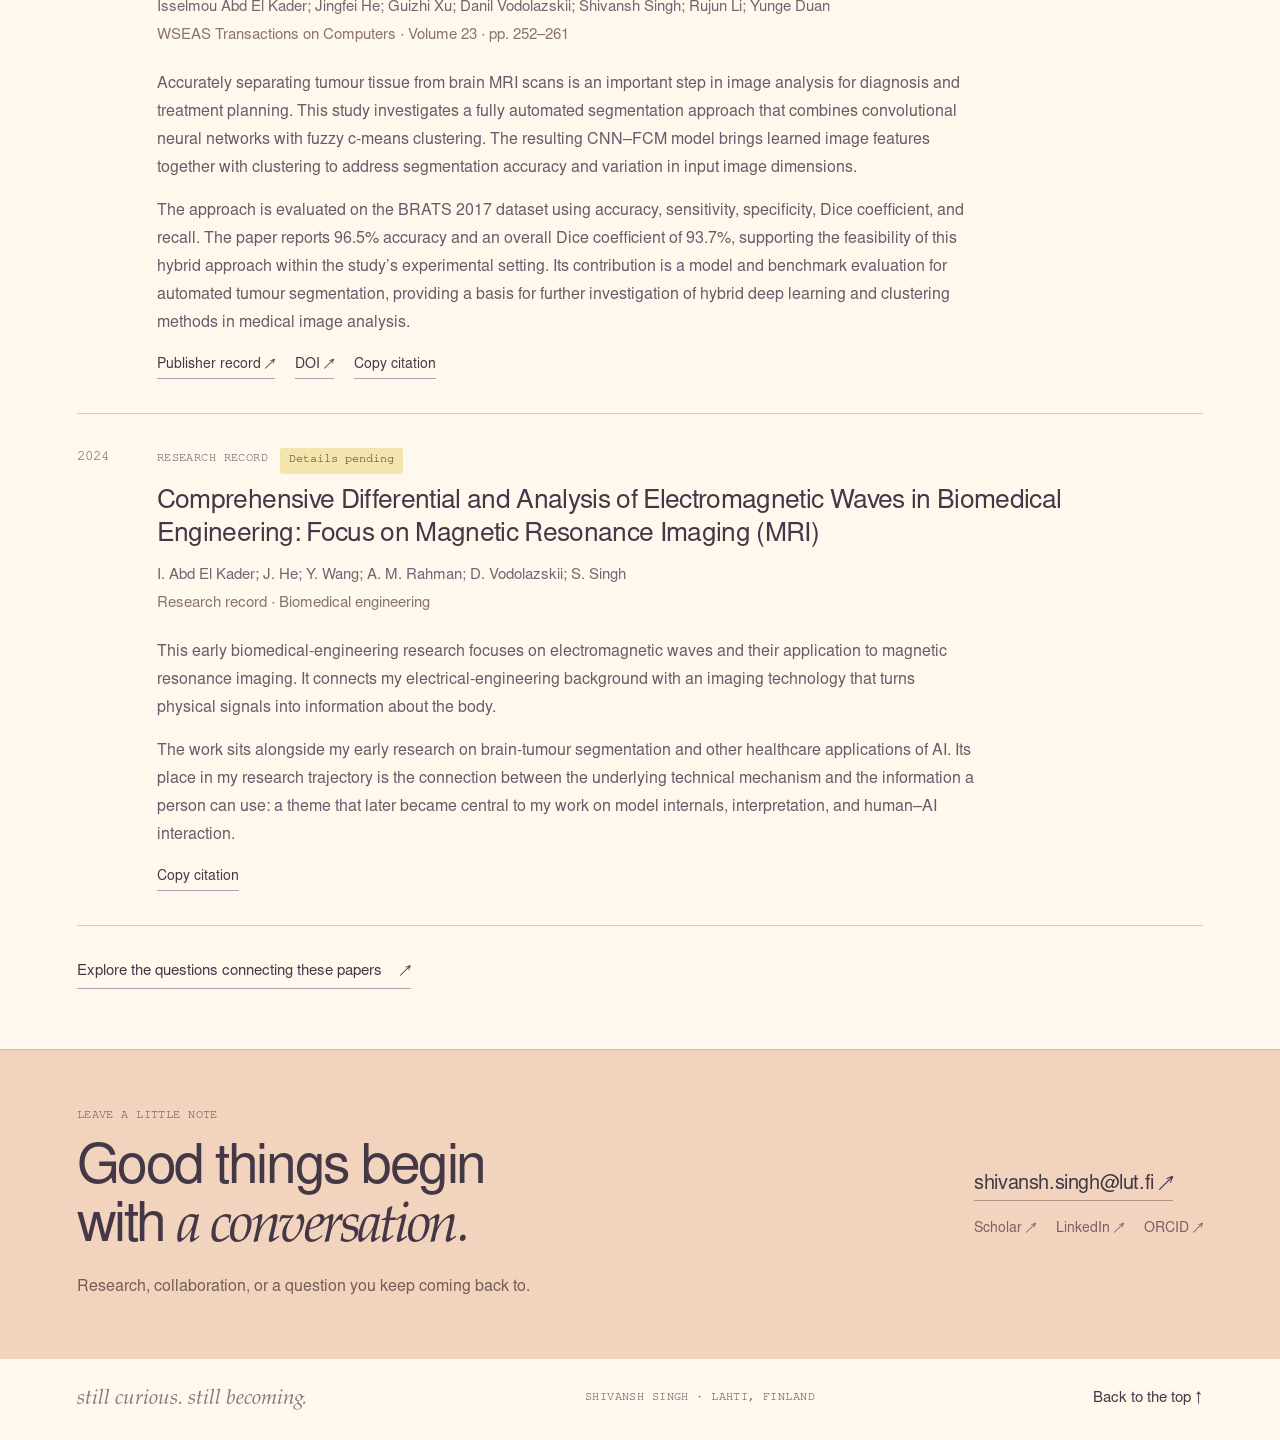
<file: publications.html>
<!doctype html>
<html lang="en"><head><meta charset="UTF-8"><meta name="viewport" content="width=device-width, initial-scale=1"><meta name="theme-color" content="#fff8ed"><meta name="description" content="Published papers, theses, and research manuscripts by Shivansh Singh, with verified source links, in-depth research descriptions, and citations."><meta property="og:title" content="Publications · Shivansh Singh"><meta property="og:description" content="Published papers, theses, and research manuscripts by Shivansh Singh, with verified source links, in-depth research descriptions, and citations."><meta property="og:type" content="website"><title>Publications · Shivansh Singh</title><link rel="icon" href="./assets/favicon.svg" type="image/svg+xml"><link rel="preload" href="./assets/sans.woff" as="font" type="font/woff" crossorigin><link rel="preload" href="./assets/serif-italic.woff" as="font" type="font/woff" crossorigin><link rel="stylesheet" href="./style.css"><script src="./script.js" defer></script></head><body><a class="skip-link" href="#main">Skip to content</a><header class="header"><a class="wordmark" href="./index.html" aria-label="Shivansh Singh, home"><span class="monogram" aria-hidden="true">s.s</span><span>Shivansh Singh</span></a><nav aria-label="Main navigation"><a href="./index.html">Home</a><a href="./index.html#research">Research</a><a href="./experience.html">Experience</a><a href="./publications.html" aria-current="page">Publications</a><a class="nav-contact" href="#contact">Hello <span aria-hidden="true">↗</span></a></nav></header><main class="wrap" id="main"><section class="page-hero" id="top"><span class="eyebrow">THE READING ROOM</span><h1>Papers, questions<br><em>& things in progress.</em></h1><p>Published work, theses, and ongoing research. Explore the questions, methods, and findings behind each study, then follow the links to read more.</p><div class="page-subnav"><a href="https://scholar.google.com/citations?user=xhvuuJwAAAAJ" target="_blank" rel="noopener noreferrer">Google Scholar ↗</a><a href="https://orcid.org/0009-0004-0661-0608" target="_blank" rel="noopener noreferrer">ORCID ↗</a></div></section><div class="publications-toolbar"><div class="filters" role="group" aria-label="Filter research by type"><button class="filter" data-filter="all" aria-pressed="true" type="button">All work</button><button class="filter" data-filter="articles" aria-pressed="false" type="button">Articles</button><button class="filter" data-filter="proceedings" aria-pressed="false" type="button">Proceedings</button><button class="filter" data-filter="theses" aria-pressed="false" type="button">Theses</button><button class="filter" data-filter="manuscripts" aria-pressed="false" type="button">Manuscripts</button><button class="filter" data-filter="other" aria-pressed="false" type="button">Other work</button></div><p class="filter-count" id="filter-count" role="status" aria-live="polite">9 RESEARCH RECORDS</p></div><section id="publication-list" aria-label="Publications and research records"><article class="publication" id="trust" data-category="articles"><span class="pub-year">2026</span><div><div class="pub-meta"><span class="mono">JOURNAL ARTICLE</span><span class="status published">Published</span></div><h2>Aligning explanations with human values: context-sensitive trust calibration in AI decision systems</h2><p class="pub-authors">Shivansh Singh; Dominik Siemon</p><p class="pub-venue">Behaviour &amp; Information Technology</p><div class="pub-description"><p>This study examines how the moral reasoning behind an AI decision influences people’s trust and willingness to agree with it. In a controlled experiment with 160 participants, people evaluated AI decisions before and after seeing explanations grounded in utilitarian, deontological, or virtue-based reasoning. The scenarios covered everyday, corporate, environmental, and medical decisions.</p><p>Explanations increased trust and agreement overall, but their effects depended on the setting: deontological reasoning produced the strongest gains in higher-stakes contexts, while utilitarian reasoning had weaker effects in medical scenarios. Mediation analysis suggested that perceived transparency accounted for part of the increase in trust. The paper develops a framework for adapting explanations to the values, expectations, and stakes of a decision context, placing the relationship between explanation style and human judgment at the centre of explainable AI design.</p></div><div class="pub-links"><a href="https://www.tandfonline.com/doi/full/10.1080/0144929X.2026.2662402" target="_blank" rel="noopener noreferrer">Read article ↗</a><a href="https://doi.org/10.1080/0144929X.2026.2662402" target="_blank" rel="noopener noreferrer">DOI ↗</a><button class="copy-citation" type="button" data-copy="trust-citation">Copy citation</button></div><p class="citation-text" id="trust-citation" hidden>Shivansh Singh; Dominik Siemon (2026). Aligning explanations with human values: context-sensitive trust calibration in AI decision systems. Behaviour &amp; Information Technology. https://doi.org/10.1080/0144929X.2026.2662402</p></div></article><article class="publication" id="professionals" data-category="proceedings"><span class="pub-year">2026</span><div><div class="pub-meta"><span class="mono">CONFERENCE PAPER</span><span class="status published">Published</span></div><h2>Provisional, Contextual, and Verified: How Professionals Navigate Trust-Control Boundaries with AI</h2><p class="pub-authors">Shivansh Singh; Kirsimarja Blomqvist</p><p class="pub-venue">Proceedings of the 59th Hawaii International Conference on System Sciences (HICSS)</p><div class="pub-description"><p>This study investigates how professionals decide when to delegate to AI and when to retain or recover control. Using critical incident analysis with 29 AI users across seven professional domains, it identifies four connected practices: granting AI provisional authority that can be withdrawn, switching control as circumstances change, repeatedly checking outputs, and revising expectations as understanding of the system develops.</p><p>Together, these practices show how people actively negotiate trust through their work. A central finding is a control paradox: users need to feel that they retain control before they can trust an AI system enough to delegate to it. The paper connects theories of trust calibration and variable autonomy with concrete professional behaviour, offering design implications for systems that support flexible delegation, verification, and meaningful human oversight as tasks and users’ expectations evolve.</p></div><div class="pub-links"><a href="https://scholarspace.manoa.hawaii.edu/items/9dbc9ed5-7de7-43c4-800e-cb28852c378e" target="_blank" rel="noopener noreferrer">Paper &amp; full text ↗</a><a href="https://doi.org/10.24251/HICSS.2026.072" target="_blank" rel="noopener noreferrer">DOI ↗</a><button class="copy-citation" type="button" data-copy="professionals-citation">Copy citation</button></div><p class="citation-text" id="professionals-citation" hidden>Shivansh Singh; Kirsimarja Blomqvist (2026). Provisional, Contextual, and Verified: How Professionals Navigate Trust-Control Boundaries with AI. Proceedings of the 59th Hawaii International Conference on System Sciences (HICSS). https://doi.org/10.24251/HICSS.2026.072</p></div></article><article class="publication" id="brand" data-category="proceedings"><span class="pub-year">2026</span><div><div class="pub-meta"><span class="mono">CONFERENCE PAPER</span><span class="status published">Published</span></div><h2>Design Elements for Brand Representation in Conversational Agents</h2><p class="pub-authors">Essi Aittamaa; Dominik Siemon; Shivansh Singh</p><p class="pub-venue">Proceedings of the 59th Hawaii International Conference on System Sciences (HICSS)</p><div class="pub-description"><p>How can a conversational agent express a company’s brand through its design? This paper approaches that question using the Computers as Social Actors (CASA) perspective and brand personality theory. A systematic review of 133 papers organizes design elements into 12 categories that shape how people perceive conversational agents, including the agent’s personality, gender, and role.</p><p>The contribution connects research on human–agent interaction with the practical task of representing a brand through an interactive system. By bringing these findings together, the paper provides a basis for choosing agent characteristics and behaviours that align with brand values. The categories organize existing design knowledge and offer a starting point for exploring which combinations work in specific organizational contexts.</p></div><div class="pub-links"><a href="https://scholarspace.manoa.hawaii.edu/items/d4c5b934-6ef3-48ad-a555-59a7d345da58" target="_blank" rel="noopener noreferrer">Paper &amp; full text ↗</a><a href="https://doi.org/10.24251/HICSS.2026.356" target="_blank" rel="noopener noreferrer">DOI ↗</a><button class="copy-citation" type="button" data-copy="brand-citation">Copy citation</button></div><p class="citation-text" id="brand-citation" hidden>Essi Aittamaa; Dominik Siemon; Shivansh Singh (2026). Design Elements for Brand Representation in Conversational Agents. Proceedings of the 59th Hawaii International Conference on System Sciences (HICSS). https://doi.org/10.24251/HICSS.2026.356</p></div></article><article class="publication" id="understood" data-category="theses"><span class="pub-year">2026</span><div><div class="pub-meta"><span class="mono">MASTER’S THESIS</span><span class="status published">Published thesis</span></div><h2>Internal User Representations in Large Language Models: From Model Internals to Felt Understanding</h2><p class="pub-authors">Shivansh Singh</p><p class="pub-venue">LUT University · Master’s thesis · LUTPub</p><div class="pub-description"><p>How closely does what a language model encodes about a user relate to what the user actually experiences? My master’s thesis connects mechanistic interpretability with human–AI interaction across five empirical studies. It combines persona probing and activation steering, cross-model analyses of suppression and refusal, a 200-participant personalization experiment, causal-reasoning evaluation on CLadder, and analysis of representation changes during conversational redirection.</p><p>The studies document several separations between readable information, generated behaviour, and human experience. Persona labels were detectable without reliable activation steering, while Big Five prompt personalization did not improve measured felt understanding in the tested experiment. On 798 anticommonsense causal questions, an internal probe outperformed generated answers by 14.9 percentage points. Together, the studies offer an empirical account of where these connections break down and show why internal representations, observable behaviour, and user outcomes need to be evaluated separately.</p></div><div class="pub-links"><a href="https://lutpub.lut.fi/handle/10024/172795" target="_blank" rel="noopener noreferrer">Read on LUTPub ↗</a><a href="./index.html#research">Explore the findings ↗</a><button class="copy-citation" type="button" data-copy="understood-citation">Copy citation</button></div><p class="citation-text" id="understood-citation" hidden>Shivansh Singh (2026). Internal User Representations in Large Language Models: From Model Internals to Felt Understanding. Master’s thesis, LUT University. https://lutpub.lut.fi/handle/10024/172795</p></div></article><article class="publication" id="readable" data-category="manuscripts"><span class="pub-year">2026</span><div><div class="pub-meta"><span class="mono">RESEARCH MANUSCRIPT</span><span class="status ">Manuscript</span></div><h2>Readable but Not Writable: The Probe-Control Gap in Persona-Steered Language Models</h2><p class="pub-authors">S. Singh; D. Siemon; T. Vreede</p><p class="pub-venue">Research manuscript</p><div class="pub-description"><p>If a persona can be identified inside a language model, can the same information be used to change its behaviour? This study tests that assumption across four instruction-tuned model families and 14 personas. It combines linear probing, additive activation steering, layer-by-layer vocabulary analysis, and geometric tracing of how an injected direction changes as it travels through a network.</p><p>Persona probes reached a mean F1 of 0.88, but the headline activation-steering score was 1.63 out of 5 against a baseline of 1.54, without a statistically significant improvement. Prompt steering reached 3.91. The analysis identifies two recurring failure patterns: a mid-network increase in persona-related vocabulary probabilities that collapses before output, and a rotation of injected directions associated with opposing MLP contributions. Additional controls test alternative intervention locations and mechanisms. The contribution is a mechanistic account of why a readable representation may fail as a control handle, scoped to the additive interventions evaluated.</p></div><div class="pub-links"><a href="./index.html#research">Explore the findings ↗</a><button class="copy-citation" type="button" data-copy="readable-citation">Copy citation</button></div><p class="citation-text" id="readable-citation" hidden>S. Singh; D. Siemon; T. Vreede (2026). Readable but Not Writable: The Probe-Control Gap in Persona-Steered Language Models. Research manuscript.</p></div></article><article class="publication" id="emotional" data-category="proceedings"><span class="pub-year">2025</span><div><div class="pub-meta"><span class="mono">CONFERENCE PAPER</span><span class="status published">Published</span></div><h2>Emotional Productivity: Exploring the Impact of AI Interactions on Employee Well-Being and Workplace Efficiency</h2><p class="pub-authors">Shivansh Singh; Dominik Siemon; Danil Vodolazskii</p><p class="pub-venue">Proceedings of the 58th Hawaii International Conference on System Sciences (HICSS)</p><div class="pub-description"><p>This study explores how workplace interactions with AI relate to employees’ emotional experiences and productivity. It uses regression and cluster analyses to examine connections between AI interactions, emotional responses, and work outcomes. One finding complicates a straightforward association between feeling positive and working effectively: emotions such as sadness and stress can be positively associated with productivity.</p><p>This points to a tension between performance and emotional well-being that organisations need to consider when introducing AI. The paper examines the ethical implications of these relationships and argues for guidelines that balance efficiency with employees’ psychological needs. Its contribution is to bring emotional experience into the evaluation of workplace AI and to motivate tailored interactions that account for both productivity and employee well-being.</p></div><div class="pub-links"><a href="https://scholarspace.manoa.hawaii.edu/items/929fe488-d695-4a89-b368-8374c04859e4" target="_blank" rel="noopener noreferrer">Paper &amp; full text ↗</a><a href="https://doi.org/10.24251/HICSS.2025.014" target="_blank" rel="noopener noreferrer">DOI ↗</a><button class="copy-citation" type="button" data-copy="emotional-citation">Copy citation</button></div><p class="citation-text" id="emotional-citation" hidden>Shivansh Singh; Dominik Siemon; Danil Vodolazskii (2025). Emotional Productivity: Exploring the Impact of AI Interactions on Employee Well-Being and Workplace Efficiency. Proceedings of the 58th Hawaii International Conference on System Sciences (HICSS). https://doi.org/10.24251/HICSS.2025.014</p></div></article><article class="publication" id="electricity" data-category="theses"><span class="pub-year">2025</span><div><div class="pub-meta"><span class="mono">BACHELOR’S THESIS</span><span class="status published">Repository thesis</span></div><h2>Deep learning-based electricity price forecasting in Finnish energy market</h2><p class="pub-authors">Shivansh Singh</p><p class="pub-venue">LUT University · Bachelor’s thesis · Electrical Engineering</p><div class="pub-description"><p>My bachelor’s thesis investigates how deep learning can improve 24-hour electricity price forecasting in the Finnish energy market. It develops a Bidirectional Long Short-Term Memory (BLSTM) model using historical Nord Pool market data for training and evaluation. Forecasting performance is compared with ARIMA and GARCH statistical models and a Deep Neural Network (DNN), using Mean Absolute Error, Root Mean Squared Error, and Mean Absolute Percentage Error.</p><p>The reported results show the BLSTM model outperforming ARIMA and GARCH, particularly in representing nonlinear market behaviour and volatile price movements. The work contributes an applied comparison of forecasting approaches in the Finnish market and examines the potential of recurrent neural networks for short-term energy forecasting. It connects model evaluation with practical questions about planning and risk management for electricity market participants.</p></div><div class="pub-links"><a href="https://lutpub.lut.fi/bitstream/10024/169494/1/Bachelorsthesis_Singh_Shivansh.pdf" target="_blank" rel="noopener noreferrer">Read thesis PDF ↗</a><button class="copy-citation" type="button" data-copy="electricity-citation">Copy citation</button></div><p class="citation-text" id="electricity-citation" hidden>Shivansh Singh (2025). Deep learning-based electricity price forecasting in Finnish energy market. LUT University · Bachelor’s thesis · Electrical Engineering.</p></div></article><article class="publication" id="brain" data-category="articles"><span class="pub-year">2024</span><div><div class="pub-meta"><span class="mono">JOURNAL ARTICLE</span><span class="status published">Published</span></div><h2>Innovative Convolutional Neural Network Hybrid for Brain Tumor Segmentation</h2><p class="pub-authors">Isselmou Abd El Kader; Jingfei He; Guizhi Xu; Danil Vodolazskii; Shivansh Singh; Rujun Li; Yunge Duan</p><p class="pub-venue">WSEAS Transactions on Computers · Volume 23 · pp. 252–261</p><div class="pub-description"><p>Accurately separating tumour tissue from brain MRI scans is an important step in image analysis for diagnosis and treatment planning. This study investigates a fully automated segmentation approach that combines convolutional neural networks with fuzzy c-means clustering. The resulting CNN–FCM model brings learned image features together with clustering to address segmentation accuracy and variation in input image dimensions.</p><p>The approach is evaluated on the BRATS 2017 dataset using accuracy, sensitivity, specificity, Dice coefficient, and recall. The paper reports 96.5% accuracy and an overall Dice coefficient of 93.7%, supporting the feasibility of this hybrid approach within the study’s experimental setting. Its contribution is a model and benchmark evaluation for automated tumour segmentation, providing a basis for further investigation of hybrid deep learning and clustering methods in medical image analysis.</p></div><div class="pub-links"><a href="https://wseas.com/journals/articles.php?id=10139" target="_blank" rel="noopener noreferrer">Publisher record ↗</a><a href="https://doi.org/10.37394/23205.2024.23.25" target="_blank" rel="noopener noreferrer">DOI ↗</a><button class="copy-citation" type="button" data-copy="brain-citation">Copy citation</button></div><p class="citation-text" id="brain-citation" hidden>Isselmou Abd El Kader; Jingfei He; Guizhi Xu; Danil Vodolazskii; Shivansh Singh; Rujun Li; Yunge Duan (2024). Innovative Convolutional Neural Network Hybrid for Brain Tumor Segmentation. WSEAS Transactions on Computers · Volume 23 · pp. 252–261. https://doi.org/10.37394/23205.2024.23.25</p></div></article><article class="publication" id="mri" data-category="other"><span class="pub-year">2024</span><div><div class="pub-meta"><span class="mono">RESEARCH RECORD</span><span class="status ">Details pending</span></div><h2>Comprehensive Differential and Analysis of Electromagnetic Waves in Biomedical Engineering: Focus on Magnetic Resonance Imaging (MRI)</h2><p class="pub-authors">I. Abd El Kader; J. He; Y. Wang; A. M. Rahman; D. Vodolazskii; S. Singh</p><p class="pub-venue">Research record · Biomedical engineering</p><div class="pub-description"><p>This early biomedical-engineering research focuses on electromagnetic waves and their application to magnetic resonance imaging. It connects my electrical-engineering background with an imaging technology that turns physical signals into information about the body.</p><p>The work sits alongside my early research on brain-tumour segmentation and other healthcare applications of AI. Its place in my research trajectory is the connection between the underlying technical mechanism and the information a person can use: a theme that later became central to my work on model internals, interpretation, and human–AI interaction.</p></div><div class="pub-links"><button class="copy-citation" type="button" data-copy="mri-citation">Copy citation</button></div><p class="citation-text" id="mri-citation" hidden>I. Abd El Kader; J. He; Y. Wang; A. M. Rahman; D. Vodolazskii; S. Singh (2024). Comprehensive Differential and Analysis of Electromagnetic Waves in Biomedical Engineering: Focus on Magnetic Resonance Imaging (MRI). Research record · Biomedical engineering.</p></div></article></section><noscript><p class="no-js">All research records are displayed. JavaScript enables filtering and citation copying.</p></noscript><div class="publication-bottom"><a class="text-link" href="./index.html#research">Explore the questions connecting these papers <span aria-hidden="true">↗</span></a></div></main><div class="copy-notice" id="copy-notice" role="status" aria-live="polite"></div><section class="contact" id="contact" aria-labelledby="contact-title"><div class="wrap contact-layout"><div><span class="eyebrow small-kicker">LEAVE A LITTLE NOTE</span><h2 id="contact-title">Good things begin<br>with <em>a conversation.</em></h2><p>Research, collaboration, or a question you keep coming back to.</p></div><div class="contact-links"><a class="email" href="mailto:shivansh.singh@lut.fi">shivansh.singh@lut.fi ↗</a><div class="socials"><a href="https://scholar.google.com/citations?user=xhvuuJwAAAAJ" target="_blank" rel="noopener noreferrer">Scholar ↗</a><a href="https://www.linkedin.com/in/shivanshsingh17/" target="_blank" rel="noopener noreferrer">LinkedIn ↗</a><a href="https://orcid.org/0009-0004-0661-0608" target="_blank" rel="noopener noreferrer">ORCID ↗</a></div></div></div></section><footer class="wrap footer"><span class="hand">still curious. still becoming.</span><span class="mono">SHIVANSH SINGH · LAHTI, FINLAND</span><a href="#top">Back to the top ↑</a></footer></body></html>
</file>
<file: style.css>
@font-face{font-family:Human;src:url('./assets/sans.woff') format('woff');font-display:swap;font-weight:400 700}
@font-face{font-family:Thought;src:url('./assets/serif-italic.woff') format('woff');font-display:swap;font-style:italic}
@font-face{font-family:Signal;src:url('./assets/mono.woff') format('woff');font-display:swap}
:root{--paper:#fff8ed;--paper-deep:#f5ecdf;--ink:#443847;--muted:#716473;--line:#d8c7cb;--lavender:#e5daed;--lavender-deep:#735477;--peach:#f2d3bd;--pink:#f5dfdd;--butter:#f4e4ad;--sage:#dce3ce;--white:#fffcf5;--serif:Thought,Georgia,serif;--sans:Human,Arial,sans-serif;--mono:Signal,'Courier New',monospace;color-scheme:light}
*{box-sizing:border-box}html{scroll-behavior:smooth;scroll-padding-top:25px}body{margin:0;font:1rem/1.6 var(--sans);color:var(--ink);background:var(--paper);-webkit-font-smoothing:antialiased}a{color:inherit;text-decoration:none}button,input,select{font:inherit}button{color:inherit;cursor:pointer;background:none;border:0}button,a{touch-action:manipulation;-webkit-tap-highlight-color:transparent}a,button{transition:color .2s,background .2s,border-color .2s,transform .2s}a:hover{color:var(--lavender-deep)}a:focus-visible,button:focus-visible,input:focus-visible,summary:focus-visible{outline:2px solid var(--lavender-deep);outline-offset:5px}h1,h2,h3,h4,p{margin:0}h1,h2,h3,h4{font-weight:400}h1,h2,h3{letter-spacing:-.045em;line-height:1.08}em,.hand{font-family:var(--serif);font-style:italic;font-weight:400}::selection{background:var(--butter);color:var(--ink)}[hidden]{display:none!important}.mono,.eyebrow{font-family:var(--mono);font-size:.75rem;letter-spacing:.035em;line-height:1.6}.eyebrow{color:var(--muted)}.wrap{width:min(1260px,88%);margin-inline:auto}.section{padding-block:85px}.section-head{display:flex;justify-content:space-between;align-items:baseline;gap:30px;margin-bottom:35px}.section-head h2{font-size:clamp(2.5rem,4.5vw,4.2rem)}.section-head>p{max-width:355px;font-size:1rem;color:var(--muted)}.small-kicker{display:block;margin-bottom:15px;color:var(--muted)}.skip-link{position:fixed;top:-100px;left:20px;z-index:100;padding:10px 20px;background:var(--ink);color:var(--paper)}.skip-link:focus{top:12px}.header{width:min(1400px,92%);margin:auto;padding:27px 0 23px;border-bottom:1px solid var(--line);display:flex;justify-content:space-between;align-items:center;gap:25px}.wordmark{display:flex;align-items:center;gap:12px;font-size:1.125rem;letter-spacing:-.025em}.monogram{display:grid;place-items:center;width:39px;height:39px;background:var(--lavender);border:1px solid #c2b1c9;border-radius:46% 54% 48% 52%;font:italic 1.25rem var(--serif);transform:rotate(-9deg)}nav{display:flex;align-items:center;gap:29px;font-size:.9375rem}nav>a{position:relative;padding:4px 0}nav>a[aria-current=page]:after{content:'';position:absolute;left:0;right:0;bottom:-5px;height:3px;background:#b58d92;border-radius:50%;transform:rotate(-2deg)}.nav-contact{padding:7px 15px;border:1px solid #bdabbc;border-radius:3px 7px 4px 6px;background:var(--white)}.nav-contact span{margin-left:12px}.hero{padding:52px 0 65px;position:relative}.hero-top{display:flex;justify-content:space-between;color:var(--muted);gap:20px;margin-bottom:40px}.hero-layout{display:grid;grid-template-columns:45% 55%;align-items:center;gap:0}.hero-copy{position:relative;z-index:1;padding-bottom:25px}.hero h1{font-size:clamp(4.5rem,7.1vw,7.2rem);line-height:.98;letter-spacing:-.065em;margin:21px 0 28px}.hero h1 em{color:#8a646f;letter-spacing:-.06em;line-height:1.08}.hero-intro{max-width:430px;font-size:1.125rem;line-height:1.65}.hero-intro strong{font-weight:400;color:#895b68}.hero-links{display:flex;align-items:center;gap:25px;flex-wrap:wrap;margin-top:28px}.button{display:inline-flex;align-items:center;gap:23px;padding:12px 19px;border:1px solid var(--lavender-deep);background:var(--lavender-deep);color:var(--white);font-size:.9375rem;border-radius:4px 7px 5px 3px;line-height:1.4}.button:hover{background:#5c4161;color:white;transform:translateY(-2px)}.button.secondary{background:transparent;color:var(--ink);border-color:#b9a6b7}.button.secondary:hover{background:var(--lavender)}.text-link{font-size:.9375rem;border-bottom:1px solid #b7a1ad;padding:4px 0;display:inline-flex;align-items:center;gap:18px}.hero-art{margin:0;position:relative;min-width:0;padding:15px 0 28px 25px}.art-frame{position:relative;transform:rotate(1.4deg);background:var(--peach);padding:10px;border:1px solid #c5aaa7;border-radius:3px 10px 4px 5px;box-shadow:5px 7px 0 #e6d8cd}.art-frame:before{content:'';position:absolute;top:-14px;left:39%;height:31px;width:112px;background:#eddfbcb8;transform:rotate(-5deg);z-index:2}.art-frame img{display:block;width:100%;height:440px;object-fit:cover;object-position:center;border:1px solid #d3b6b0}.art-caption{display:flex;justify-content:space-between;gap:20px;align-items:center;padding:14px 0 0 7px;transform:rotate(1.4deg)}.art-caption .hand{font-size:1.4rem;color:#836879}.art-caption .mono{font-size:.75rem;color:var(--muted)}.hero-footnote{border-top:1px dashed #cbb8bd;display:flex;justify-content:space-between;gap:30px;padding-top:23px;margin-top:45px;color:var(--muted)}.hero-footnote>p:first-child{font-size:.9375rem}.hero-footnote>p:last-child{font-family:var(--serif);font-style:italic;font-size:1.25rem}.research-section{background:var(--lavender);border-block:1px solid #d1bedb;position:relative}.research-section .section-head{align-items:end}.research-section .section-head h2 em{color:#8b687f}.research-section .section-head>p{color:#65556b}.explorer{display:grid;grid-template-columns:35% 65%;border:1px solid #b6a0bb;background:var(--white);box-shadow:5px 6px 0 #c8b6d2;border-radius:4px 7px 6px 4px;overflow:hidden}.question-nav{padding:26px 22px;background:#eee4f2;border-right:1px solid #c8b7cd}.question-nav>.mono{color:var(--muted);margin-bottom:20px}.question-button{display:flex;align-items:flex-start;gap:14px;text-align:left;width:100%;padding:19px 13px;border:1px solid transparent;border-bottom-color:#d5c5d9;font-size:1rem;line-height:1.4}.question-button .q-number{font-family:var(--mono);font-size:.875rem;margin-top:1px;min-width:25px;color:#8a6c93}.question-button[aria-pressed=true]{border:1px solid #ad8fb7;background:var(--white);box-shadow:3px 3px 0 #d5c4dd;border-radius:3px 6px 3px 5px}.question-button:hover{background:#fcf5fc}.question-button small{display:block;color:#766080;font-size:.8125rem;line-height:1.5;margin-top:6px}.explorer-note{font:italic 1.25rem/1.3 var(--serif);padding:30px 13px 6px;color:#8e708a;transform:rotate(-3deg)}.research-panel{padding:32px 36px}.panel-top{display:flex;justify-content:space-between;align-items:center;gap:20px;margin-bottom:20px}.panel-top .mono{font-size:.75rem;color:var(--muted)}.status{display:inline-block;padding:4px 9px;border-radius:3px;background:var(--butter);font: .75rem/1.5 var(--mono);color:#62573c}.status.published{background:var(--sage);color:#4f6345}.status.review{background:var(--pink);color:#815e65}.research-panel h3{font-size:clamp(1.75rem,2.5vw,2.5rem);line-height:1.12;max-width:560px}.panel-summary{font-size:1.0625rem;color:#67596c;line-height:1.65;margin-top:18px}.evidence{margin-top:26px;background:#f7f1e7;border:1px solid #dfcfba;padding:22px}.evidence-label{color:#76654f;font-size:.75rem}.evidence h4{font-size:1.15rem;letter-spacing:-.015em;line-height:1.4;margin-top:10px}.bars{margin-top:22px;display:grid;gap:14px}.bar-row{display:grid;grid-template-columns:110px 1fr 42px;gap:12px;align-items:center;font-size:.875rem}.bar-track{height:14px;background:#e7dfd2;border-radius:2px}.bar-fill{height:100%;background:#c9b2d0;border-right:1px solid #9f7baf}.bar-fill.prompt{background:#c5cda7;border-color:#8f9e72}.bar-value{font-family:var(--mono);font-size:.875rem;text-align:right}.axis-note{text-align:right;font-size:.75rem;color:#76664e;margin-top:10px}.evidence-note{font-size:.9375rem;line-height:1.6;margin-top:17px;color:#655541}.limits{padding:17px 0 0;font-size:.9375rem;color:#726179;line-height:1.6}.limits strong{font-weight:400;color:var(--ink)}.related-work{border-top:1px dashed #d1bfd6;margin-top:23px;padding-top:20px;display:grid;gap:9px}.related-work>.mono{color:var(--muted);margin-bottom:5px}.related-work>a{display:flex;justify-content:space-between;gap:18px;font-size:.9375rem;line-height:1.5}.related-work>a span{color:#91759b;flex-shrink:0}.finding-number{font:italic 3.5rem/1 var(--serif);color:#8a6766;margin:15px 0 4px}.finding-caption{font-size:.875rem;color:#786953}.evidence-grid{display:grid;grid-template-columns:1fr 1fr;gap:24px;margin-top:16px}.evidence-grid h4{font-size:1rem}.evidence-grid p{font-size:.9375rem;color:#736151;margin-top:10px}.evidence-grid>div+div{border-left:1px solid #dacbb7;padding-left:24px}.project-grid{display:grid;grid-template-columns:1fr 1fr;gap:27px}.project-card{padding:30px;position:relative;background:var(--peach);border:1px solid #d1b6a6;border-radius:4px 8px 5px 3px;display:flex;flex-direction:column}.project-card:nth-child(2){background:var(--sage);border-color:#bec5ad}.project-card .eyebrow{color:#735e55}.project-card h3{font-size:2rem;margin-top:23px}.project-card>p{color:#695c54;line-height:1.65;margin-top:18px}.project-card .text-link{align-self:flex-start;margin-top:25px}.project-card .card-foot{margin-top:auto;padding-top:23px;font-size:.75rem;color:#78624d}.about-strip{display:grid;grid-template-columns:1fr 1.2fr;gap:12%;border-top:1px solid var(--line);padding-top:60px;margin-top:65px}.about-strip h2{font-size:3.2rem}.about-strip>div>p{font-size:1.0625rem;line-height:1.7}.about-strip .text-link{margin-top:20px}.page-hero{padding:65px 0 55px}.page-hero h1{font-size:clamp(3.5rem,6.5vw,6rem);margin:20px 0 25px;line-height:1}.page-hero h1 em{color:#8a6576}.page-hero>p{max-width:650px;font-size:1.125rem;line-height:1.65;color:var(--muted)}.page-subnav{display:flex;flex-wrap:wrap;gap:24px;margin-top:27px;font-size:.9375rem}.page-subnav a{border-bottom:1px solid #b8a2ad;padding-bottom:3px}.journey-layout{display:grid;grid-template-columns:210px 1fr;gap:65px;padding-block:45px 70px;border-top:1px solid var(--line)}.journey-aside h2{font-size:2.2rem}.journey-aside .hand{font-size:1.3rem;line-height:1.3;display:block;margin-top:20px;color:#997777;transform:rotate(-4deg)}.experience-list{position:relative;border-left:1px solid #ceb9c2;padding-left:32px}.experience-item{padding-bottom:37px;margin-bottom:33px;border-bottom:1px dashed #d7c6ce;position:relative}.experience-item:before{content:'';position:absolute;width:11px;height:11px;border:1px solid #ae8eaa;left:-38px;top:7px;border-radius:50%;background:var(--paper)}.experience-item:first-child:before{background:#d9c5df}.experience-item:last-child{margin-bottom:0;padding-bottom:0;border:0}.role-top{display:flex;justify-content:space-between;gap:25px;align-items:baseline}.role-top>.mono{font-size:.8125rem;color:#7d6977;white-space:nowrap}.experience-item h3{font-size:1.55rem;line-height:1.25;letter-spacing:-.025em}.organization{font-size:1rem;color:#886472;margin-top:9px}.experience-item>p{font-size:1rem;color:#72616e;margin-top:16px}.experience-item ul{padding-left:18px;margin:15px 0 0;color:#675c66;font-size:1rem}.experience-item li{padding-left:4px;margin:7px 0}.role-tag{display:inline-block;font:.75rem var(--mono);padding:5px 8px;background:var(--lavender);margin-top:13px;border-radius:3px}.education-card{border:1px solid #d4bfab;background:#faf0db;padding:27px 29px;border-radius:4px 7px 3px 5px;margin-bottom:24px}.education-card:nth-child(2){background:#f0e7f2;border-color:#d0bbd6}.education-card h3{font-size:1.6rem;line-height:1.25}.education-card .role-top>.mono{color:#746051}.education-card p{font-size:1rem;color:#736053;margin-top:12px}.education-card .course-list{font-size:.9375rem;margin-top:18px;padding-top:17px;border-top:1px dashed #d2bfaa}.skills-grid{display:grid;grid-template-columns:1fr 1fr;gap:20px 35px}.skills-grid h3{font-size:1.1rem;letter-spacing:-.015em}.skills-grid p{color:#726171;font-size:1rem;margin-top:10px}.award-list{padding:0;margin:0;list-style:none}.award-list li{display:flex;justify-content:space-between;gap:30px;border-bottom:1px dashed var(--line);padding:16px 0;font-size:1rem}.award-list .mono{white-space:nowrap;color:#7c6478}.publications-toolbar{display:flex;justify-content:space-between;gap:25px;align-items:center;border-top:1px solid var(--line);border-bottom:1px solid var(--line);padding:20px 0;margin-bottom:10px}.filters{display:flex;gap:9px;flex-wrap:wrap}.filter{font-size:.875rem;padding:7px 12px;border:1px solid transparent;border-radius:4px;background:transparent}.filter[aria-pressed=true]{border-color:#b998bf;background:var(--lavender)}.filter:hover{background:#f0e5f1}.filter-count{color:var(--muted);font:.75rem var(--mono);white-space:nowrap}.publication{display:grid;grid-template-columns:55px 1fr;gap:25px;padding:34px 0;border-bottom:1px solid var(--line);scroll-margin-top:30px}.pub-year{font:.875rem var(--mono);color:#8a6c79;padding-top:3px}.pub-meta{display:flex;align-items:center;gap:12px;flex-wrap:wrap;margin-bottom:12px}.pub-meta>.mono{color:#796775;font-size:.75rem}.publication h2{font-size:1.65rem;line-height:1.25;letter-spacing:-.025em;max-width:940px}.pub-authors{font-size:.9375rem;color:#766273;margin-top:12px}.pub-venue{font-size:.9375rem;color:#897273;margin-top:4px}.publication details{margin-top:17px}.publication summary{font-size:.9375rem;cursor:pointer;width:fit-content;border-bottom:1px solid #bca0b1}.publication summary:hover{color:#8c6598}.publication details p{font-size:1rem;line-height:1.7;color:#716174;max-width:820px;margin-top:14px}.pub-links{display:flex;gap:20px;flex-wrap:wrap;margin-top:17px}.pub-links a{font-size:.875rem;border-bottom:1px solid #b4a0b5;padding-bottom:2px}.pub-context{padding:24px;background:var(--pink);border:1px solid #dbc0c1;font-size:.9375rem;line-height:1.6;margin:30px 0 0;border-radius:4px}.pub-group-heading{display:flex;justify-content:space-between;gap:25px;align-items:baseline;margin-top:50px;padding-bottom:15px;border-bottom:1px solid #c8b1ca}.pub-group-heading h2{font-size:1.85rem}.pub-group-heading>.mono{color:var(--muted)}.contact{background:var(--peach);border-top:1px solid #d8bba8;padding:58px 0}.contact-layout{display:flex;justify-content:space-between;align-items:center;gap:40px}.contact h2{font-size:clamp(2.6rem,4.3vw,4rem);line-height:1.05}.contact p{color:#725d58;font-size:1rem;margin-top:17px}.contact-links{display:grid;gap:17px;justify-items:start;flex-shrink:0}.contact-links .email{font-size:1.25rem;letter-spacing:-.02em;border-bottom:1px solid #b49087}.contact-links .socials{display:flex;gap:20px;font-size:.875rem;color:#786166}.footer{display:flex;justify-content:space-between;align-items:center;gap:25px;padding:24px 0}.footer .hand{font-size:1.3rem;color:#8c7383}.footer .mono{color:var(--muted);font-size:.75rem}.footer>a{font-size:.9375rem}.no-js{padding:20px;border:1px dashed var(--line);font-size:1rem;margin:20px 0}.research-panel:focus{outline:none}.scroll-target{scroll-margin-top:30px}
@media(max-width:1100px){nav{gap:19px;font-size:.875rem}.header{width:90%}.hero h1{font-size:7.8vw}.hero-layout{grid-template-columns:46% 54%}.art-frame img{height:390px}.hero-art{padding-left:18px}.hero-intro{font-size:1.0625rem;padding-right:12px}.art-caption .hand{font-size:1.15rem}.art-caption .mono{font-size:.75rem}.hero-links{gap:18px}.explorer{grid-template-columns:36% 64%}.question-nav{padding:25px 15px}.question-button{padding:17px 10px;gap:10px}.research-panel{padding:28px}.journey-layout{grid-template-columns:165px 1fr;gap:35px}.role-top{display:block}.role-top>.mono{display:block;margin-top:10px}.about-strip{gap:8%}.footer .hand{font-size:1.15rem}}
@media(max-width:760px){.wrap{width:88%}.header{width:88%;padding:20px 0;flex-wrap:wrap;gap:19px}.wordmark{font-size:1.0625rem}.monogram{width:34px;height:34px}.header nav{width:100%;gap:0;justify-content:space-between;font-size:.875rem}.nav-contact{padding:4px 9px!important}.nav-contact span{margin-left:6px}.header nav>a[aria-current=page]:after{bottom:-4px}.hero{padding:27px 0 40px}.hero-top{font-size:.75rem;margin-bottom:34px;gap:20px}.hero-top>span:last-child{text-align:right}.hero-layout{grid-template-columns:1fr}.hero-copy{padding-bottom:20px}.hero h1{font-size:clamp(4.3rem,13.4vw,6.7rem);margin:20px 0 23px}.hero-intro{font-size:1.0625rem;max-width:520px;padding-right:0}.hero-links{gap:21px;margin-top:23px}.button{font-size:.875rem;padding:11px 15px;gap:17px}.text-link{font-size:.875rem}.hero-art{padding:25px 0 15px;margin-top:10px}.art-frame img{height:clamp(285px,73vw,440px)}.art-frame{transform:rotate(1deg);padding:8px}.art-caption{padding:14px 0 0;gap:15px}.art-caption .hand{font-size:1.25rem}.art-caption .mono{max-width:125px;text-align:right}.hero-footnote{margin-top:26px;padding-top:20px;display:block}.hero-footnote>p:last-child{margin-top:8px;font-size:1.15rem}.hero-footnote>p:first-child{font-size:.875rem}.section{padding-block:55px}.section-head{display:block;margin-bottom:30px}.section-head h2{font-size:clamp(2.8rem,9vw,4.1rem)}.section-head>p{margin-top:22px;font-size:1rem;max-width:none}.explorer{grid-template-columns:1fr}.question-nav{border-right:0;border-bottom:1px solid #c8b7cd;padding:20px 18px}.question-nav>.mono{margin-bottom:14px}.question-button{font-size:1rem;padding:14px 10px}.question-button small{display:none}.question-button .q-number{font-size:.875rem}.explorer-note{display:none}.research-panel{padding:24px 20px}.panel-top{gap:10px;align-items:start}.panel-top .mono{font-size:.75rem}.status{font-size:.75rem;white-space:nowrap}.research-panel h3{font-size:1.8rem}.panel-summary{font-size:1rem}.evidence{padding:18px 15px}.bar-row{grid-template-columns:92px 1fr 33px;font-size:.8125rem;gap:8px}.bar-value{font-size:.8125rem}.bar-track{height:12px}.evidence-note,.limits{font-size:.9375rem}.evidence-grid{gap:15px}.evidence-grid>div+div{padding-left:15px}.related-work>a{font-size:.9375rem}.project-grid{grid-template-columns:1fr;gap:20px}.project-card{padding:25px}.project-card h3{font-size:1.8rem}.about-strip{grid-template-columns:1fr;gap:24px;padding-top:40px;margin-top:40px}.about-strip h2{font-size:2.7rem}.about-strip>div>p{font-size:1rem}.page-hero{padding:40px 0}.page-hero h1{font-size:clamp(3.4rem,11vw,5rem)}.page-hero>p{font-size:1.0625rem}.page-subnav{gap:20px;font-size:.875rem}.journey-layout{grid-template-columns:1fr;gap:30px;padding:36px 0 45px}.journey-aside h2{font-size:2.2rem}.journey-aside .hand{margin-top:10px;transform:none;font-size:1.25rem}.experience-list{padding-left:23px}.experience-item:before{left:-29px}.experience-item h3{font-size:1.4rem}.experience-item{padding-bottom:29px;margin-bottom:28px}.experience-item>p,.experience-item li{font-size:.9375rem}.organization{font-size:.9375rem}.education-card{padding:24px 21px}.education-card h3{font-size:1.45rem}.education-card p{font-size:.9375rem}.education-card .course-list{font-size:.875rem}.skills-grid{grid-template-columns:1fr;gap:25px}.skills-grid p{font-size:.9375rem}.award-list li{gap:15px;font-size:.9375rem}.publications-toolbar{display:block;padding:18px 0}.filter-count{margin-top:13px}.filters{gap:6px}.filter{font-size:.8125rem;padding:6px 9px}.publication{grid-template-columns:1fr;gap:13px;padding:28px 0}.pub-year{font-size:.8125rem}.publication h2{font-size:1.5rem}.pub-authors,.pub-venue{font-size:.875rem}.publication details p{font-size:.9375rem}.pub-meta{gap:8px}.pub-meta>.mono{font-size:.75rem}.pub-group-heading{display:block;margin-top:40px}.pub-group-heading>.mono{display:block;margin-top:10px}.pub-context{padding:21px;font-size:.875rem}.contact{padding:43px 0}.contact-layout{display:block}.contact h2{font-size:2.9rem}.contact p{font-size:1rem}.contact-links{margin-top:28px;gap:15px}.contact-links .email{font-size:1.15rem;overflow-wrap:anywhere;max-width:100%}.contact-links .socials{font-size:.875rem}.footer{padding:22px 0;flex-wrap:wrap;gap:15px}.footer .mono{order:3;width:100%;font-size:.75rem}.footer .hand{font-size:1.2rem}.footer>a{margin-left:auto;font-size:.875rem}}
@media(max-width:380px){.header nav{font-size:.8125rem}.nav-contact{border:0;background:transparent;padding:4px 0!important}.nav-contact span{display:none}.hero h1{font-size:13.2vw}.hero-links{gap:17px}.hero-links .button{padding:10px 12px;gap:12px}.hero-top{font-size:.75rem}.hero-top>span:first-child{max-width:160px}.hero-top>span:last-child{max-width:95px}.research-panel{padding:22px 17px}.panel-top{flex-wrap:wrap}.bar-row{grid-template-columns:83px 1fr 29px;gap:6px}.evidence{padding:17px 12px}.evidence-grid{grid-template-columns:1fr}.evidence-grid>div+div{padding:15px 0 0;border-left:0;border-top:1px solid #dacbb7}.question-button{gap:9px}.hero-links .text-link{gap:10px}}
@media(prefers-reduced-motion:reduce){html{scroll-behavior:auto}*,*::before,*::after{animation:none!important;transition:none!important}.button:hover{transform:none}}
@media print{body{background:white;color:black}.header nav,.hero-art,.hero-links,.contact,.footer,.publications-toolbar,.question-nav{display:none}.wrap{width:100%}.section{padding-block:20px}.hero-layout,.explorer,.journey-layout{display:block}.hero h1,.page-hero h1{font-size:3rem}.research-section{background:white;border:0}.research-panel{padding:20px 0}.project-card,.education-card{background:white}.experience-item,.publication,.education-card{break-inside:avoid}.journey-aside{margin-bottom:25px}.journey-layout{padding-block:25px}.publication details{display:block}.publication details>*{display:block}.publication h2{font-size:1.2rem}.art-frame,.explorer{box-shadow:none}.hero-top{display:none}.hero{padding:25px 0}.hero-footnote{margin-top:25px}.pub-context{background:white}.project-grid{display:block}.project-card{margin-block:20px}.research-panel[hidden]{display:block!important}}

.sr-only{position:absolute;width:1px;height:1px;overflow:hidden;clip:rect(0,0,0,0);white-space:nowrap}.print-contact{display:none}.copy-citation{padding:0 0 2px;font-size:.875rem;line-height:1.6;border-bottom:1px solid #b4a0b5}.copy-citation:hover{color:var(--lavender-deep)}.citation-text{padding:15px;border:1px dashed #b49db9;font-size:.875rem;overflow-wrap:anywhere;margin-top:18px;background:#f8f0f8}.copy-notice{position:fixed;bottom:22px;left:50%;transform:translateX(-50%);background:var(--ink);color:var(--paper);padding:11px 18px;font-size:.9375rem;border-radius:4px;z-index:10;max-width:calc(100% - 30px);width:max-content;opacity:0;pointer-events:none;transition:opacity .2s}.copy-notice.visible{opacity:1}.publication-bottom{padding:30px 0 60px}.page-subnav>button{border-bottom:1px solid #b8a2ad;padding:0 0 3px;font-size:.9375rem;line-height:1.6}.pub-venue{overflow-wrap:anywhere}figure{margin:0}@media print{.print-contact{display:block!important;margin-top:15px!important}.page-subnav,.copy-citation,.copy-notice,.publication-bottom{display:none}.publication[hidden]{display:grid!important}.experience-item .role-top{display:block}.experience-item ul{font-size:.875rem}.experience-item h3{font-size:1.2rem}.role-top>.mono{font-size:.75rem;margin-top:6px}.experience-item{padding-bottom:20px;margin-bottom:20px}.role-top{display:block}.page-hero{padding:25px 0}.header{padding:12px 0}.skills-grid p{font-size:.875rem}.journey-layout{break-inside:auto}.education-card{break-inside:avoid}}

.question-nav{grid-row:1 / span 3}.research-panel{grid-column:2}@media(max-width:760px){.question-nav{grid-column:1;grid-row:auto}.research-panel{grid-column:1}}

.pub-description{max-width:820px;margin-top:22px}.pub-description p{font-size:1rem;line-height:1.75;color:#675b69}.pub-description p+p{margin-top:15px}@media(max-width:760px){.pub-description{margin-top:19px}.pub-description p{font-size:.9375rem;line-height:1.7}}@media print{.pub-description p{font-size:.875rem}}
</file>
